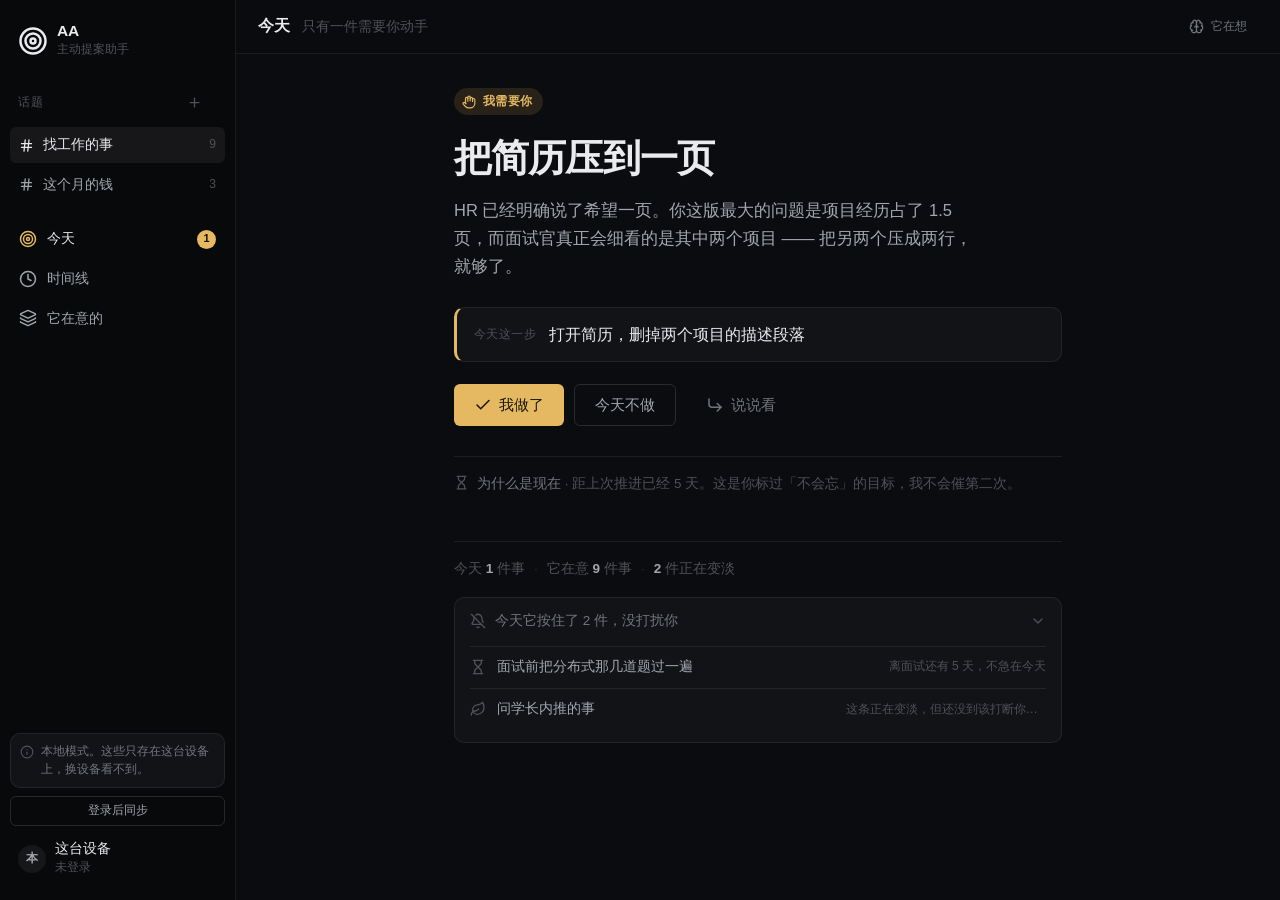
<file: docs/design/AA-重做原型-单文件.html>
<!doctype html>
<html lang="zh-CN">
<head>
<meta charset="utf-8">
<meta name="viewport" content="width=device-width, initial-scale=1, viewport-fit=cover">
<title>AA · 重做原型</title>
<style>
/* 内联自 open-props.min.css + aa.css */
:where(html){--font-system-ui:system-ui,-apple-system,Segoe UI,Roboto,Ubuntu,Cantarell,Noto Sans,sans-serif;--font-transitional:Charter,Bitstream Charter,Sitka Text,Cambria,serif;--font-old-style:Iowan Old Style,Palatino Linotype,URW Palladio L,P052,serif;--font-humanist:Seravek,Gill Sans Nova,Ubuntu,Calibri,DejaVu Sans,source-sans-pro,sans-serif;--font-geometric-humanist:Avenir,Montserrat,Corbel,URW Gothic,source-sans-pro,sans-serif;--font-classical-humanist:Optima,Candara,Noto Sans,source-sans-pro,sans-serif;--font-neo-grotesque:Inter,Roboto,Helvetica Neue,Arial Nova,Nimbus Sans,Arial,sans-serif;--font-monospace-slab-serif:Nimbus Mono PS,Courier New,monospace;--font-monospace-code:Dank Mono,Operator Mono,Inconsolata,Fira Mono,ui-monospace,SF Mono,Monaco,Droid Sans Mono,Source Code Pro,Cascadia Code,Menlo,Consolas,DejaVu Sans Mono,monospace;--font-industrial:Bahnschrift,DIN Alternate,Franklin Gothic Medium,Nimbus Sans Narrow,sans-serif-condensed,sans-serif;--font-rounded-sans:ui-rounded,Hiragino Maru Gothic ProN,Quicksand,Comfortaa,Manjari,Arial Rounded MT,Arial Rounded MT Bold,Calibri,source-sans-pro,sans-serif;--font-slab-serif:Rockwell,Rockwell Nova,Roboto Slab,DejaVu Serif,Sitka Small,serif;--font-antique:Superclarendon,Bookman Old Style,URW Bookman,URW Bookman L,Georgia Pro,Georgia,serif;--font-didone:Didot,Bodoni MT,Noto Serif Display,URW Palladio L,P052,Sylfaen,serif;--font-handwritten:Segoe Print,Bradley Hand,Chilanka,TSCu_Comic,casual,cursive;--font-sans:var(--font-system-ui);--font-serif:ui-serif,serif;--font-mono:var(--font-monospace-code);--font-weight-1:100;--font-weight-2:200;--font-weight-3:300;--font-weight-4:400;--font-weight-5:500;--font-weight-6:600;--font-weight-7:700;--font-weight-8:800;--font-weight-9:900;--font-lineheight-00:.95;--font-lineheight-0:1.1;--font-lineheight-1:1.25;--font-lineheight-2:1.375;--font-lineheight-3:1.5;--font-lineheight-4:1.75;--font-lineheight-5:2;--font-letterspacing-0:-.05em;--font-letterspacing-1:.025em;--font-letterspacing-2:.050em;--font-letterspacing-3:.075em;--font-letterspacing-4:.150em;--font-letterspacing-5:.500em;--font-letterspacing-6:.750em;--font-letterspacing-7:1em;--font-size-00:.5rem;--font-size-0:.75rem;--font-size-1:1rem;--font-size-2:1.1rem;--font-size-3:1.25rem;--font-size-4:1.5rem;--font-size-5:2rem;--font-size-6:2.5rem;--font-size-7:3rem;--font-size-8:3.5rem;--font-size-fluid-0:max(.75rem,min(2vw,1rem));--font-size-fluid-1:max(1rem,min(4vw,1.5rem));--font-size-fluid-2:max(1.5rem,min(6vw,2.5rem));--font-size-fluid-3:max(2rem,min(9vw,3.5rem));--size-000:-.5rem;--size-00:-.25rem;--size-1:.25rem;--size-2:.5rem;--size-3:1rem;--size-4:1.25rem;--size-5:1.5rem;--size-6:1.75rem;--size-7:2rem;--size-8:3rem;--size-9:4rem;--size-10:5rem;--size-11:7.5rem;--size-12:10rem;--size-13:15rem;--size-14:20rem;--size-15:30rem;--size-px-000:-8px;--size-px-00:-4px;--size-px-1:4px;--size-px-2:8px;--size-px-3:16px;--size-px-4:20px;--size-px-5:24px;--size-px-6:28px;--size-px-7:32px;--size-px-8:48px;--size-px-9:64px;--size-px-10:80px;--size-px-11:120px;--size-px-12:160px;--size-px-13:240px;--size-px-14:320px;--size-px-15:480px;--size-fluid-1:max(.5rem,min(1vw,1rem));--size-fluid-2:max(1rem,min(2vw,1.5rem));--size-fluid-3:max(1.5rem,min(3vw,2rem));--size-fluid-4:max(2rem,min(4vw,3rem));--size-fluid-5:max(4rem,min(5vw,5rem));--size-fluid-6:max(5rem,min(7vw,7.5rem));--size-fluid-7:max(7.5rem,min(10vw,10rem));--size-fluid-8:max(10rem,min(20vw,15rem));--size-fluid-9:max(15rem,min(30vw,20rem));--size-fluid-10:max(20rem,min(40vw,30rem));--size-content-1:20ch;--size-content-2:45ch;--size-content-3:60ch;--size-header-1:20ch;--size-header-2:25ch;--size-header-3:35ch;--size-xxs:240px;--size-xs:360px;--size-sm:480px;--size-md:768px;--size-lg:1024px;--size-xl:1440px;--size-xxl:1920px;--size-relative-000:-.5ch;--size-relative-00:-.25ch;--size-relative-1:.25ch;--size-relative-2:.5ch;--size-relative-3:1ch;--size-relative-4:1.25ch;--size-relative-5:1.5ch;--size-relative-6:1.75ch;--size-relative-7:2ch;--size-relative-8:3ch;--size-relative-9:4ch;--size-relative-10:5ch;--size-relative-11:7.5ch;--size-relative-12:10ch;--size-relative-13:15ch;--size-relative-14:20ch;--size-relative-15:30ch;--ease-1:cubic-bezier(.25,0,.5,1);--ease-2:cubic-bezier(.25,0,.4,1);--ease-3:cubic-bezier(.25,0,.3,1);--ease-4:cubic-bezier(.25,0,.2,1);--ease-5:cubic-bezier(.25,0,.1,1);--ease-in-1:cubic-bezier(.25,0,1,1);--ease-in-2:cubic-bezier(.50,0,1,1);--ease-in-3:cubic-bezier(.70,0,1,1);--ease-in-4:cubic-bezier(.90,0,1,1);--ease-in-5:cubic-bezier(1,0,1,1);--ease-out-1:cubic-bezier(0,0,.75,1);--ease-out-2:cubic-bezier(0,0,.50,1);--ease-out-3:cubic-bezier(0,0,.3,1);--ease-out-4:cubic-bezier(0,0,.1,1);--ease-out-5:cubic-bezier(0,0,0,1);--ease-in-out-1:cubic-bezier(.1,0,.9,1);--ease-in-out-2:cubic-bezier(.3,0,.7,1);--ease-in-out-3:cubic-bezier(.5,0,.5,1);--ease-in-out-4:cubic-bezier(.7,0,.3,1);--ease-in-out-5:cubic-bezier(.9,0,.1,1);--ease-elastic-out-1:cubic-bezier(.5,.75,.75,1.25);--ease-elastic-out-2:cubic-bezier(.5,1,.75,1.25);--ease-elastic-out-3:cubic-bezier(.5,1.25,.75,1.25);--ease-elastic-out-4:cubic-bezier(.5,1.5,.75,1.25);--ease-elastic-out-5:cubic-bezier(.5,1.75,.75,1.25);--ease-elastic-in-1:cubic-bezier(.5,-0.25,.75,1);--ease-elastic-in-2:cubic-bezier(.5,-0.50,.75,1);--ease-elastic-in-3:cubic-bezier(.5,-0.75,.75,1);--ease-elastic-in-4:cubic-bezier(.5,-1.00,.75,1);--ease-elastic-in-5:cubic-bezier(.5,-1.25,.75,1);--ease-elastic-in-out-1:cubic-bezier(.5,-.1,.1,1.5);--ease-elastic-in-out-2:cubic-bezier(.5,-.3,.1,1.5);--ease-elastic-in-out-3:cubic-bezier(.5,-.5,.1,1.5);--ease-elastic-in-out-4:cubic-bezier(.5,-.7,.1,1.5);--ease-elastic-in-out-5:cubic-bezier(.5,-.9,.1,1.5);--ease-step-1:steps(2);--ease-step-2:steps(3);--ease-step-3:steps(4);--ease-step-4:steps(7);--ease-step-5:steps(10);--ease-elastic-1:var(--ease-elastic-out-1);--ease-elastic-2:var(--ease-elastic-out-2);--ease-elastic-3:var(--ease-elastic-out-3);--ease-elastic-4:var(--ease-elastic-out-4);--ease-elastic-5:var(--ease-elastic-out-5);--ease-squish-1:var(--ease-elastic-in-out-1);--ease-squish-2:var(--ease-elastic-in-out-2);--ease-squish-3:var(--ease-elastic-in-out-3);--ease-squish-4:var(--ease-elastic-in-out-4);--ease-squish-5:var(--ease-elastic-in-out-5);--ease-spring-1:linear(0,0.006,0.025 2.8%,0.101 6.1%,0.539 18.9%,0.721 25.3%,0.849 31.5%,0.937 38.1%,0.968 41.8%,0.991 45.7%,1.006 50.1%,1.015 55%,1.017 63.9%,1.001);--ease-spring-2:linear(0,0.007,0.029 2.2%,0.118 4.7%,0.625 14.4%,0.826 19%,0.902,0.962,1.008 26.1%,1.041 28.7%,1.064 32.1%,1.07 36%,1.061 40.5%,1.015 53.4%,0.999 61.6%,0.995 71.2%,1);--ease-spring-3:linear(0,0.009,0.035 2.1%,0.141 4.4%,0.723 12.9%,0.938 16.7%,1.017,1.077,1.121,1.149 24.3%,1.159,1.163,1.161,1.154 29.9%,1.129 32.8%,1.051 39.6%,1.017 43.1%,0.991,0.977 51%,0.974 53.8%,0.975 57.1%,0.997 69.8%,1.003 76.9%,1);--ease-spring-4:linear(0,0.009,0.037 1.7%,0.153 3.6%,0.776 10.3%,1.001,1.142 16%,1.185,1.209 19%,1.215 19.9% 20.8%,1.199,1.165 25%,1.056 30.3%,1.008 33%,0.973,0.955 39.2%,0.953 41.1%,0.957 43.3%,0.998 53.3%,1.009 59.1% 63.7%,0.998 78.9%,1);--ease-spring-5:linear(0,0.01,0.04 1.6%,0.161 3.3%,0.816 9.4%,1.046,1.189 14.4%,1.231,1.254 17%,1.259,1.257 18.6%,1.236,1.194 22.3%,1.057 27%,0.999 29.4%,0.955 32.1%,0.942,0.935 34.9%,0.933,0.939 38.4%,1 47.3%,1.011,1.017 52.6%,1.016 56.4%,1 65.2%,0.996 70.2%,1.001 87.2%,1);--ease-bounce-1:linear(0,0.004,0.016,0.035,0.063,0.098,0.141,0.191,0.25,0.316,0.391 36.8%,0.563,0.766,1 58.8%,0.946,0.908 69.1%,0.895,0.885,0.879,0.878,0.879,0.885,0.895,0.908 89.7%,0.946,1);--ease-bounce-2:linear(0,0.004,0.016,0.035,0.063,0.098,0.141 15.1%,0.25,0.391,0.562,0.765,1,0.892 45.2%,0.849,0.815,0.788,0.769,0.757,0.753,0.757,0.769,0.788,0.815,0.85,0.892 75.2%,1 80.2%,0.973,0.954,0.943,0.939,0.943,0.954,0.973,1);--ease-bounce-3:linear(0,0.004,0.016,0.035,0.062,0.098,0.141 11.4%,0.25,0.39,0.562,0.764,1 30.3%,0.847 34.8%,0.787,0.737,0.699,0.672,0.655,0.65,0.656,0.672,0.699,0.738,0.787,0.847 61.7%,1 66.2%,0.946,0.908,0.885 74.2%,0.879,0.878,0.879,0.885 79.5%,0.908,0.946,1 87.4%,0.981,0.968,0.96,0.957,0.96,0.968,0.981,1);--ease-bounce-4:linear(0,0.004,0.016 3%,0.062,0.141,0.25,0.391,0.562 18.2%,1 24.3%,0.81,0.676 32.3%,0.629,0.595,0.575,0.568,0.575,0.595,0.629,0.676 48.2%,0.811,1 56.2%,0.918,0.86,0.825,0.814,0.825,0.86,0.918,1 77.2%,0.94 80.6%,0.925,0.92,0.925,0.94 87.5%,1 90.9%,0.974,0.965,0.974,1);--ease-bounce-5:linear(0,0.004,0.016 2.5%,0.063,0.141,0.25 10.1%,0.562,1 20.2%,0.783,0.627,0.534 30.9%,0.511,0.503,0.511,0.534 38%,0.627,0.782,1 48.7%,0.892,0.815,0.769 56.3%,0.757,0.753,0.757,0.769 61.3%,0.815,0.892,1 68.8%,0.908 72.4%,0.885,0.878,0.885,0.908 79.4%,1 83%,0.954 85.5%,0.943,0.939,0.943,0.954 90.5%,1 93%,0.977,0.97,0.977,1);--layer-1:1;--layer-2:2;--layer-3:3;--layer-4:4;--layer-5:5;--layer-important:2147483647;--shadow-color:220 3% 15%;--shadow-strength:1%;--inner-shadow-highlight:inset 0 -.5px 0 0 #fff,inset 0 .5px 0 0 rgba(0,0,0,.067);--shadow-1:0 1px 2px -1px hsl(var(--shadow-color)/calc(var(--shadow-strength) + 9%));--shadow-2:0 3px 5px -2px hsl(var(--shadow-color)/calc(var(--shadow-strength) + 3%)),0 7px 14px -5px hsl(var(--shadow-color)/calc(var(--shadow-strength) + 5%));--shadow-3:0 -1px 3px 0 hsl(var(--shadow-color)/calc(var(--shadow-strength) + 2%)),0 1px 2px -5px hsl(var(--shadow-color)/calc(var(--shadow-strength) + 2%)),0 2px 5px -5px hsl(var(--shadow-color)/calc(var(--shadow-strength) + 4%)),0 4px 12px -5px hsl(var(--shadow-color)/calc(var(--shadow-strength) + 5%)),0 12px 15px -5px hsl(var(--shadow-color)/calc(var(--shadow-strength) + 7%));--shadow-4:0 -2px 5px 0 hsl(var(--shadow-color)/calc(var(--shadow-strength) + 2%)),0 1px 1px -2px hsl(var(--shadow-color)/calc(var(--shadow-strength) + 3%)),0 2px 2px -2px hsl(var(--shadow-color)/calc(var(--shadow-strength) + 3%)),0 5px 5px -2px hsl(var(--shadow-color)/calc(var(--shadow-strength) + 4%)),0 9px 9px -2px hsl(var(--shadow-color)/calc(var(--shadow-strength) + 5%)),0 16px 16px -2px hsl(var(--shadow-color)/calc(var(--shadow-strength) + 6%));--shadow-5:0 -1px 2px 0 hsl(var(--shadow-color)/calc(var(--shadow-strength) + 2%)),0 2px 1px -2px hsl(var(--shadow-color)/calc(var(--shadow-strength) + 3%)),0 5px 5px -2px hsl(var(--shadow-color)/calc(var(--shadow-strength) + 3%)),0 10px 10px -2px hsl(var(--shadow-color)/calc(var(--shadow-strength) + 4%)),0 20px 20px -2px hsl(var(--shadow-color)/calc(var(--shadow-strength) + 5%)),0 40px 40px -2px hsl(var(--shadow-color)/calc(var(--shadow-strength) + 7%));--shadow-6:0 -1px 2px 0 hsl(var(--shadow-color)/calc(var(--shadow-strength) + 2%)),0 3px 2px -2px hsl(var(--shadow-color)/calc(var(--shadow-strength) + 3%)),0 7px 5px -2px hsl(var(--shadow-color)/calc(var(--shadow-strength) + 3%)),0 12px 10px -2px hsl(var(--shadow-color)/calc(var(--shadow-strength) + 4%)),0 22px 18px -2px hsl(var(--shadow-color)/calc(var(--shadow-strength) + 5%)),0 41px 33px -2px hsl(var(--shadow-color)/calc(var(--shadow-strength) + 6%)),0 100px 80px -2px hsl(var(--shadow-color)/calc(var(--shadow-strength) + 7%));--inner-shadow-0:inset 0 0 0 1px hsl(var(--shadow-color)/calc(var(--shadow-strength) + 9%));--inner-shadow-1:inset 0 1px 2px 0 hsl(var(--shadow-color)/calc(var(--shadow-strength) + 9%)),var(--inner-shadow-highlight);--inner-shadow-2:inset 0 1px 4px 0 hsl(var(--shadow-color)/calc(var(--shadow-strength) + 9%)),var(--inner-shadow-highlight);--inner-shadow-3:inset 0 2px 8px 0 hsl(var(--shadow-color)/calc(var(--shadow-strength) + 9%)),var(--inner-shadow-highlight);--inner-shadow-4:inset 0 2px 14px 0 hsl(var(--shadow-color)/calc(var(--shadow-strength) + 9%)),var(--inner-shadow-highlight);--ratio-square:1;--ratio-landscape:4/3;--ratio-portrait:3/4;--ratio-widescreen:16/9;--ratio-ultrawide:18/5;--ratio-golden:1.6180/1;--gray-0:#f8f9fa;--gray-1:#f1f3f5;--gray-2:#e9ecef;--gray-3:#dee2e6;--gray-4:#ced4da;--gray-5:#adb5bd;--gray-6:#868e96;--gray-7:#495057;--gray-8:#343a40;--gray-9:#212529;--gray-10:#16191d;--gray-11:#0d0f12;--gray-12:#030507;--stone-0:#f8fafb;--stone-1:#f2f4f6;--stone-2:#ebedef;--stone-3:#e0e4e5;--stone-4:#d1d6d8;--stone-5:#b1b6b9;--stone-6:#979b9d;--stone-7:#7e8282;--stone-8:#666968;--stone-9:#50514f;--stone-10:#3a3a37;--stone-11:#252521;--stone-12:#121210;--red-0:#fff5f5;--red-1:#ffe3e3;--red-2:#ffc9c9;--red-3:#ffa8a8;--red-4:#ff8787;--red-5:#ff6b6b;--red-6:#fa5252;--red-7:#f03e3e;--red-8:#e03131;--red-9:#c92a2a;--red-10:#b02525;--red-11:#962020;--red-12:#7d1a1a;--pink-0:#fff0f6;--pink-1:#ffdeeb;--pink-2:#fcc2d7;--pink-3:#faa2c1;--pink-4:#f783ac;--pink-5:#f06595;--pink-6:#e64980;--pink-7:#d6336c;--pink-8:#c2255c;--pink-9:#a61e4d;--pink-10:#8c1941;--pink-11:#731536;--pink-12:#59102a;--purple-0:#f8f0fc;--purple-1:#f3d9fa;--purple-2:#eebefa;--purple-3:#e599f7;--purple-4:#da77f2;--purple-5:#cc5de8;--purple-6:#be4bdb;--purple-7:#ae3ec9;--purple-8:#9c36b5;--purple-9:#862e9c;--purple-10:#702682;--purple-11:#5a1e69;--purple-12:#44174f;--violet-0:#f3f0ff;--violet-1:#e5dbff;--violet-2:#d0bfff;--violet-3:#b197fc;--violet-4:#9775fa;--violet-5:#845ef7;--violet-6:#7950f2;--violet-7:#7048e8;--violet-8:#6741d9;--violet-9:#5f3dc4;--violet-10:#5235ab;--violet-11:#462d91;--violet-12:#3a2578;--indigo-0:#edf2ff;--indigo-1:#dbe4ff;--indigo-2:#bac8ff;--indigo-3:#91a7ff;--indigo-4:#748ffc;--indigo-5:#5c7cfa;--indigo-6:#4c6ef5;--indigo-7:#4263eb;--indigo-8:#3b5bdb;--indigo-9:#364fc7;--indigo-10:#2f44ad;--indigo-11:#283a94;--indigo-12:#21307a;--blue-0:#e7f5ff;--blue-1:#d0ebff;--blue-2:#a5d8ff;--blue-3:#74c0fc;--blue-4:#4dabf7;--blue-5:#339af0;--blue-6:#228be6;--blue-7:#1c7ed6;--blue-8:#1971c2;--blue-9:#1864ab;--blue-10:#145591;--blue-11:#114678;--blue-12:#0d375e;--cyan-0:#e3fafc;--cyan-1:#c5f6fa;--cyan-2:#99e9f2;--cyan-3:#66d9e8;--cyan-4:#3bc9db;--cyan-5:#22b8cf;--cyan-6:#15aabf;--cyan-7:#1098ad;--cyan-8:#0c8599;--cyan-9:#0b7285;--cyan-10:#095c6b;--cyan-11:#074652;--cyan-12:#053038;--teal-0:#e6fcf5;--teal-1:#c3fae8;--teal-2:#96f2d7;--teal-3:#63e6be;--teal-4:#38d9a9;--teal-5:#20c997;--teal-6:#12b886;--teal-7:#0ca678;--teal-8:#099268;--teal-9:#087f5b;--teal-10:#066649;--teal-11:#054d37;--teal-12:#033325;--green-0:#ebfbee;--green-1:#d3f9d8;--green-2:#b2f2bb;--green-3:#8ce99a;--green-4:#69db7c;--green-5:#51cf66;--green-6:#40c057;--green-7:#37b24d;--green-8:#2f9e44;--green-9:#2b8a3e;--green-10:#237032;--green-11:#1b5727;--green-12:#133d1b;--lime-0:#f4fce3;--lime-1:#e9fac8;--lime-2:#d8f5a2;--lime-3:#c0eb75;--lime-4:#a9e34b;--lime-5:#94d82d;--lime-6:#82c91e;--lime-7:#74b816;--lime-8:#66a80f;--lime-9:#5c940d;--lime-10:#4c7a0b;--lime-11:#3c6109;--lime-12:#2c4706;--yellow-0:#fff9db;--yellow-1:#fff3bf;--yellow-2:#ffec99;--yellow-3:#ffe066;--yellow-4:#ffd43b;--yellow-5:#fcc419;--yellow-6:#fab005;--yellow-7:#f59f00;--yellow-8:#f08c00;--yellow-9:#e67700;--yellow-10:#b35c00;--yellow-11:#804200;--yellow-12:#663500;--orange-0:#fff4e6;--orange-1:#ffe8cc;--orange-2:#ffd8a8;--orange-3:#ffc078;--orange-4:#ffa94d;--orange-5:#ff922b;--orange-6:#fd7e14;--orange-7:#f76707;--orange-8:#e8590c;--orange-9:#d9480f;--orange-10:#bf400d;--orange-11:#99330b;--orange-12:#802b09;--choco-0:#fff8dc;--choco-1:#fce1bc;--choco-2:#f7ca9e;--choco-3:#f1b280;--choco-4:#e99b62;--choco-5:#df8545;--choco-6:#d46e25;--choco-7:#bd5f1b;--choco-8:#a45117;--choco-9:#8a4513;--choco-10:#703a13;--choco-11:#572f12;--choco-12:#3d210d;--brown-0:#faf4eb;--brown-1:#ede0d1;--brown-2:#e0cab7;--brown-3:#d3b79e;--brown-4:#c5a285;--brown-5:#b78f6d;--brown-6:#a87c56;--brown-7:#956b47;--brown-8:#825b3a;--brown-9:#6f4b2d;--brown-10:#5e3a21;--brown-11:#4e2b15;--brown-12:#422412;--sand-0:#f8fafb;--sand-1:#e6e4dc;--sand-2:#d5cfbd;--sand-3:#c2b9a0;--sand-4:#aea58c;--sand-5:#9a9178;--sand-6:#867c65;--sand-7:#736a53;--sand-8:#5f5746;--sand-9:#4b4639;--sand-10:#38352d;--sand-11:#252521;--sand-12:#121210;--camo-0:#f9fbe7;--camo-1:#e8ed9c;--camo-2:#d2df4e;--camo-3:#c2ce34;--camo-4:#b5bb2e;--camo-5:#a7a827;--camo-6:#999621;--camo-7:#8c851c;--camo-8:#7e7416;--camo-9:#6d6414;--camo-10:#5d5411;--camo-11:#4d460e;--camo-12:#36300a;--jungle-0:#ecfeb0;--jungle-1:#def39a;--jungle-2:#d0e884;--jungle-3:#c2dd6e;--jungle-4:#b5d15b;--jungle-5:#a8c648;--jungle-6:#9bbb36;--jungle-7:#8fb024;--jungle-8:#84a513;--jungle-9:#7a9908;--jungle-10:#658006;--jungle-11:#516605;--jungle-12:#3d4d04;--gradient-space: ;--gradient-1:linear-gradient(to bottom right var(--gradient-space),#1f005c,#5b0060,#870160,#ac255e,#ca485c,#e16b5c,#f39060,#ffb56b);--gradient-2:linear-gradient(to bottom right var(--gradient-space),#48005c,#8300e2,#a269ff);--gradient-3:radial-gradient(circle at top right var(--gradient-space),#0ff,rgba(0,255,255,0)),radial-gradient(circle at bottom left var(--gradient-space),#ff1492,rgba(255,20,146,0));--gradient-4:linear-gradient(to bottom right var(--gradient-space),#00f5a0,#00d9f5);--gradient-5:conic-gradient(from -270deg at 75% 110% var(--gradient-space),#f0f,#fffaf0);--gradient-6:conic-gradient(from -90deg at top left var(--gradient-space),#000,#fff);--gradient-7:linear-gradient(to bottom right var(--gradient-space),#72c6ef,#004e8f);--gradient-8:conic-gradient(from 90deg at 50% 0% var(--gradient-space),#111,50%,#222,#111);--gradient-9:conic-gradient(from .5turn at bottom center var(--gradient-space),#add8e6,#fff);--gradient-10:conic-gradient(from 90deg at 40% -25% var(--gradient-space),gold,#f79d03,#ee6907,#e6390a,#de0d0d,#d61039,#cf1261,#c71585,#cf1261,#d61039,#de0d0d,#ee6907,#f79d03,gold,gold,gold);--gradient-11:conic-gradient(at bottom left var(--gradient-space),#ff1493,cyan);--gradient-12:conic-gradient(from 90deg at 25% -10% var(--gradient-space),#ff4500,#d3f340,#7bee85,#afeeee,#7bee85);--gradient-13:radial-gradient(circle at 50% 200% var(--gradient-space),#000142,#3b0083,#b300c3,#ff059f,#ff4661,#ffad86,#fff3c7);--gradient-14:conic-gradient(at top right var(--gradient-space),lime,cyan);--gradient-15:linear-gradient(to bottom right var(--gradient-space),#c7d2fe,#fecaca,#fef3c7);--gradient-16:radial-gradient(circle at 50% -250% var(--gradient-space),#374151,#111827,#000);--gradient-17:conic-gradient(from -90deg at 50% -25% var(--gradient-space),blue,#8a2be2);--gradient-18:linear-gradient(0deg var(--gradient-space),rgba(255,0,0,.8),rgba(255,0,0,0) 75%),linear-gradient(60deg var(--gradient-space),rgba(255,255,0,.8),rgba(255,255,0,0) 75%),linear-gradient(120deg var(--gradient-space),rgba(0,255,0,.8),rgba(0,255,0,0) 75%),linear-gradient(180deg var(--gradient-space),rgba(0,255,255,.8),rgba(0,255,255,0) 75%),linear-gradient(240deg var(--gradient-space),rgba(0,0,255,.8),rgba(0,0,255,0) 75%),linear-gradient(300deg var(--gradient-space),rgba(255,0,255,.8),rgba(255,0,255,0) 75%);--gradient-19:linear-gradient(to bottom right var(--gradient-space),#ffe259,#ffa751);--gradient-20:conic-gradient(from -135deg at -10% center var(--gradient-space),orange,#ff7715,#ff522a,#ff3f47,#ff5482,#ff69b4);--gradient-21:conic-gradient(from -90deg at 25% 115% var(--gradient-space),red,#f06,#f0c,#c0f,#60f,#00f,#00f,#00f,#00f);--gradient-22:linear-gradient(to bottom right var(--gradient-space),#acb6e5,#86fde8);--gradient-23:linear-gradient(to bottom right var(--gradient-space),#536976,#292e49);--gradient-24:conic-gradient(from .5turn at 0% 0% var(--gradient-space),#00c476,10%,#82b0ff,90%,#00c476);--gradient-25:conic-gradient(at 125% 50% var(--gradient-space),#b78cf7,#ff7c94,#ffcf0d,#ff7c94,#b78cf7);--gradient-26:linear-gradient(to bottom right var(--gradient-space),#9796f0,#fbc7d4);--gradient-27:conic-gradient(from .5turn at bottom left var(--gradient-space),#ff1493,#639);--gradient-28:conic-gradient(from -90deg at 50% 105% var(--gradient-space),#fff,orchid);--gradient-29:radial-gradient(circle at top right var(--gradient-space),#bfb3ff,rgba(191,179,255,0)),radial-gradient(circle at bottom left var(--gradient-space),#86acf9,rgba(134,172,249,0));--gradient-30:radial-gradient(circle at top right var(--gradient-space),#00ff80,rgba(0,255,128,0)),radial-gradient(circle at bottom left var(--gradient-space),#adffd6,rgba(173,255,214,0));--noise-1:url("data:image/svg+xml;charset=utf-8,%3Csvg viewBox='0 0 200 200' xmlns='http://www.w3.org/2000/svg'%3E%3Cfilter id='a'%3E%3CfeTurbulence type='fractalNoise' baseFrequency='.005' numOctaves='2' stitchTiles='stitch'/%3E%3C/filter%3E%3Crect width='100%25' height='100%25' filter='url(%23a)'/%3E%3C/svg%3E");--noise-2:url("data:image/svg+xml;charset=utf-8,%3Csvg viewBox='0 0 300 300' xmlns='http://www.w3.org/2000/svg'%3E%3Cfilter id='a'%3E%3CfeTurbulence type='fractalNoise' baseFrequency='.05' stitchTiles='stitch'/%3E%3C/filter%3E%3Crect width='100%25' height='100%25' filter='url(%23a)'/%3E%3C/svg%3E");--noise-3:url("data:image/svg+xml;charset=utf-8,%3Csvg viewBox='0 0 1024 1024' xmlns='http://www.w3.org/2000/svg'%3E%3Cfilter id='a'%3E%3CfeTurbulence type='fractalNoise' baseFrequency='.25' stitchTiles='stitch'/%3E%3C/filter%3E%3Crect width='100%25' height='100%25' filter='url(%23a)'/%3E%3C/svg%3E");--noise-4:url("data:image/svg+xml;charset=utf-8,%3Csvg viewBox='0 0 2056 2056' xmlns='http://www.w3.org/2000/svg'%3E%3Cfilter id='a'%3E%3CfeTurbulence type='fractalNoise' baseFrequency='.5' stitchTiles='stitch'/%3E%3C/filter%3E%3Crect width='100%25' height='100%25' filter='url(%23a)'/%3E%3C/svg%3E");--noise-5:url("data:image/svg+xml;charset=utf-8,%3Csvg viewBox='0 0 2056 2056' xmlns='http://www.w3.org/2000/svg'%3E%3Cfilter id='a'%3E%3CfeTurbulence type='fractalNoise' baseFrequency='.75' stitchTiles='stitch'/%3E%3C/filter%3E%3Crect width='100%25' height='100%25' filter='url(%23a)'/%3E%3C/svg%3E");--noise-filter-1:contrast(300%) brightness(100%);--noise-filter-2:contrast(200%) brightness(150%);--noise-filter-3:contrast(200%) brightness(250%);--noise-filter-4:contrast(200%) brightness(500%);--noise-filter-5:contrast(200%) brightness(1000%);--animation-fade-in:fade-in .5s var(--ease-3);--animation-fade-in-bloom:fade-in-bloom 2s var(--ease-3);--animation-fade-out:fade-out .5s var(--ease-3);--animation-fade-out-bloom:fade-out-bloom 2s var(--ease-3);--animation-scale-up:scale-up .5s var(--ease-3);--animation-scale-down:scale-down .5s var(--ease-3);--animation-slide-out-up:slide-out-up .5s var(--ease-3);--animation-slide-out-down:slide-out-down .5s var(--ease-3);--animation-slide-out-right:slide-out-right .5s var(--ease-3);--animation-slide-out-left:slide-out-left .5s var(--ease-3);--animation-slide-in-up:slide-in-up .5s var(--ease-3);--animation-slide-in-down:slide-in-down .5s var(--ease-3);--animation-slide-in-right:slide-in-right .5s var(--ease-3);--animation-slide-in-left:slide-in-left .5s var(--ease-3);--animation-shake-x:shake-x .75s var(--ease-out-5);--animation-shake-y:shake-y .75s var(--ease-out-5);--animation-shake-z:shake-z 1s var(--ease-in-out-3);--animation-spin:spin 2s linear infinite;--animation-ping:ping 5s var(--ease-out-3) infinite;--animation-blink:blink 1s var(--ease-out-3) infinite;--animation-float:float 3s var(--ease-in-out-3) infinite;--animation-bounce:bounce 2s var(--ease-squish-2) infinite;--animation-pulse:pulse 2s var(--ease-out-3) infinite;--border-size-1:1px;--border-size-2:2px;--border-size-3:5px;--border-size-4:10px;--border-size-5:25px;--radius-1:2px;--radius-2:5px;--radius-3:1rem;--radius-4:2rem;--radius-5:4rem;--radius-6:8rem;--radius-drawn-1:255px 15px 225px 15px/15px 225px 15px 255px;--radius-drawn-2:125px 10px 20px 185px/25px 205px 205px 25px;--radius-drawn-3:15px 255px 15px 225px/225px 15px 255px 15px;--radius-drawn-4:15px 25px 155px 25px/225px 150px 25px 115px;--radius-drawn-5:250px 25px 15px 20px/15px 80px 105px 115px;--radius-drawn-6:28px 100px 20px 15px/150px 30px 205px 225px;--radius-round:1e5px;--radius-blob-1:30% 70% 70% 30%/53% 30% 70% 47%;--radius-blob-2:53% 47% 34% 66%/63% 46% 54% 37%;--radius-blob-3:37% 63% 56% 44%/49% 56% 44% 51%;--radius-blob-4:63% 37% 37% 63%/43% 37% 63% 57%;--radius-blob-5:49% 51% 48% 52%/57% 44% 56% 43%;--radius-conditional-1:clamp(0px,calc(100vw - 100%) * 1e5,var(--radius-1));--radius-conditional-2:clamp(0px,calc(100vw - 100%) * 1e5,var(--radius-2));--radius-conditional-3:clamp(0px,calc(100vw - 100%) * 1e5,var(--radius-3));--radius-conditional-4:clamp(0px,calc(100vw - 100%) * 1e5,var(--radius-4));--radius-conditional-5:clamp(0px,calc(100vw - 100%) * 1e5,var(--radius-5));--radius-conditional-6:clamp(0px,calc(100vw - 100%) * 1e5,var(--radius-6))}@media (prefers-color-scheme:dark){:where(html){--shadow-color:220 40% 2%;--shadow-strength:25%;--inner-shadow-highlight:inset 0 -.5px 0 0 hsla(0,0%,100%,.067),inset 0 .5px 0 0 rgba(0,0,0,.467)}}@supports (background:linear-gradient(to right in oklab,#000,#fff)){:where(html){--gradient-space:in oklab}}@keyframes fade-in{to{opacity:1}}@keyframes fade-in-bloom{0%{filter:brightness(1) blur(20px);opacity:0}10%{filter:brightness(2) blur(10px);opacity:1}to{filter:brightness(1) blur(0);opacity:1}}@keyframes fade-out{to{opacity:0}}@keyframes fade-out-bloom{to{filter:brightness(1) blur(20px);opacity:0}10%{filter:brightness(2) blur(10px);opacity:1}0%{filter:brightness(1) blur(0);opacity:1}}@keyframes scale-up{to{transform:scale(1.25)}}@keyframes scale-down{to{transform:scale(.75)}}@keyframes slide-out-up{to{transform:translateY(-100%)}}@keyframes slide-out-down{to{transform:translateY(100%)}}@keyframes slide-out-right{to{transform:translateX(100%)}}@keyframes slide-out-left{to{transform:translateX(-100%)}}@keyframes slide-in-up{0%{transform:translateY(100%)}}@keyframes slide-in-down{0%{transform:translateY(-100%)}}@keyframes slide-in-right{0%{transform:translateX(-100%)}}@keyframes slide-in-left{0%{transform:translateX(100%)}}@keyframes shake-x{0%,to{transform:translateX(0)}20%{transform:translateX(-5%)}40%{transform:translateX(5%)}60%{transform:translateX(-5%)}80%{transform:translateX(5%)}}@keyframes shake-y{0%,to{transform:translateY(0)}20%{transform:translateY(-5%)}40%{transform:translateY(5%)}60%{transform:translateY(-5%)}80%{transform:translateY(5%)}}@keyframes shake-z{0%,to{transform:rotate(0deg)}20%{transform:rotate(-2deg)}40%{transform:rotate(2deg)}60%{transform:rotate(-2deg)}80%{transform:rotate(2deg)}}@keyframes spin{to{transform:rotate(1turn)}}@keyframes ping{90%,to{opacity:0;transform:scale(2)}}@keyframes blink{0%,to{opacity:1}50%{opacity:.5}}@keyframes float{50%{transform:translateY(-25%)}}@keyframes bounce{25%{transform:translateY(-20%)}40%{transform:translateY(-3%)}0%,60%,to{transform:translateY(0)}}@keyframes pulse{50%{transform:scale(.9)}}@media (prefers-color-scheme:dark){@keyframes fade-in-bloom{0%{filter:brightness(1) blur(20px);opacity:0}10%{filter:brightness(.5) blur(10px);opacity:1}to{filter:brightness(1) blur(0);opacity:1}}}@media (prefers-color-scheme:dark){@keyframes fade-out-bloom{to{filter:brightness(1) blur(20px);opacity:0}10%{filter:brightness(.5) blur(10px);opacity:1}0%{filter:brightness(1) blur(0);opacity:1}}}
/* ==========================================================================
   AA · 重做原型样式
   --------------------------------------------------------------------------
   组装说明（哪些是开源项目，哪些是自己画的）：

   来自 open-props@1.7.15（MIT，自托管 ../assets/open-props.min.css）
     · 尺寸尺度 --size-*            → 间距只允许取这里的值
     · 缓动 --ease-*                 → 所有 transition 用这四条里的一条
     · 阴影 --shadow-1/2/3           → 深度层次
     · 色彩 --gray-* / --sand-*      → 中性色与暖中性色阶（OKLCH 感知均匀）
   来自 lucide-static@0.544.0（ISC，../assets/icons.js）
     · 全部图标，用 <svg><use href="#i-name"> 引用
   来自 @formkit/auto-animate@0.9.0（MIT，../assets/auto-animate.min.js）
     · 列表增删动效，一行代码，自动尊重 prefers-reduced-motion

   自己画的（不可替代的部分）：
     · 语义色与"只给一件事用金色"的纪律
     · 三种消息类型的视觉区分（我查到了 / 我需要你 / 沉默）
     · 衰减的视觉表达（细线从实到虚）而不是打印数字
   ========================================================================== */

/* ── 语义令牌：薄薄一层，只映射语义，不重定义尺度 ───────────────────── */
:root {
  /* 表面：近黑偏冷，是"工具"不是"科技风" */
  --bg:          #0B0C0F;
  --bg-raise:    #121317;
  --bg-sink:     #08090B;
  --bg-hover:    rgba(255, 255, 255, .035);
  --bg-on:       rgba(255, 255, 255, .06);

  --line:        rgba(255, 255, 255, .07);
  --line-2:      rgba(255, 255, 255, .12);

  /* 文字：四档，阶差靠明度 + 字号一起拉 */
  --ink:         #E9EBEF;
  --ink-2:       #A2A6AE;
  --ink-3:       #71757D;
  --ink-4:       #4E5157;

  /* ── 纪律：金色只给「我需要你」。别处一律不许用。 ── */
  --gold:        #E5B961;
  --gold-ink:    #1A1408;          /* 金底上压深字，不压白字 */
  --gold-dim:    rgba(229, 185, 97, .13);
  --gold-line:   rgba(229, 185, 97, .30);

  /* ── 冷青只给「我查到了」：它自己搞定的，不需要你动手 ── */
  --aqua:        #6FC3B4;
  --aqua-ink:    #06211C;          /* 青底上压深字，和金色按钮同一套规矩 */
  --aqua-dim:    rgba(111, 195, 180, .12);
  --aqua-line:   rgba(111, 195, 180, .28);

  --alert:       #DE7A6E;
  --alert-dim:   rgba(222, 122, 110, .13);

  --danger:      #D8695E;

  /* 圆角：只三档 + 胶囊（与线上现版一致，这档是上次改对的） */
  --r-1: 6px;  --r-2: 10px;  --r-3: 14px;  --r-full: 999px;

  /* 字阶：阶差 ≥1.25。hero 只给「今天那一件事」的标题用。 */
  --t-hero: 38px;
  --t-h1:   25px;
  --t-h2:   19px;
  --t-h3:   15.5px;
  --t-body: 15px;
  --t-sm:   13.5px;
  --t-xs:   12px;

  --dur-fast: 130ms;
  --dur:      200ms;
  --dur-slow: 340ms;

  --measure: 58ch;
  --rail-w: 236px;
  --col-w: 660px;      /* 内容单栏宽度：读一件事的舒适宽度 */
}

* { box-sizing: border-box; }

html, body {
  height: 100%;
  margin: 0;
}
body {
  background: var(--bg);
  color: var(--ink);
  font: var(--t-body) / 1.6 -apple-system, "PingFang SC", "Helvetica Neue", "Microsoft YaHei", sans-serif;
  -webkit-font-smoothing: antialiased;
  text-rendering: optimizeLegibility;
  overflow: hidden;
}

/* 全局图标基类。
   尺寸令牌 --sz 存的是**无单位数字**，不是长度 —— 因为 CSS calc 里
   只能按数字做乘除，`/ 18px` 是非法表达式，整条 stroke-width 会被丢掉，
   线宽静默退回默认的 1（细得看不见）。所以尺寸写成 calc(--sz * 1px)。

   线宽换算：图标是 24 单位的视框，要拿到固定 1.5px 的视觉线宽，
   用户单位的线宽就得是 24/size*1.5 = 36/size。这样 14px 和 30px 的图标
   看起来一样粗，不会出现“大图标细线、小图标粗线”。 */
.ic {
  width: calc(var(--sz, 18) * 1px); height: calc(var(--sz, 18) * 1px);
  flex: none; display: block;
  stroke-width: calc(36 / var(--sz, 18));
}
.ic-sm { --sz: 15; }
.ic-lg { --sz: 22; }

button { font: inherit; color: inherit; background: none; border: 0; cursor: pointer; }

/* ══════════════════════════════ 外壳 ══════════════════════════════ */
.shell { display: grid; grid-template-columns: var(--rail-w) 1fr; height: 100%; }

/* ── 左栏 ─────────────────────────────────────────────────────────── */
.rail {
  display: flex; flex-direction: column;
  background: var(--bg-sink);
  border-right: 1px solid var(--line);
  padding: var(--size-3, 12px) 10px;
  gap: 4px;
}
.brand { display: flex; align-items: center; gap: 9px; padding: 6px 8px 14px; }
.brand-name { font-size: var(--t-h3); font-weight: 620; letter-spacing: -.01em; line-height: 1.1; }
.brand-sub { font-size: var(--t-xs); color: var(--ink-4); margin-top: 1px; }
.mark { --sz: 30; color: var(--ink); }

/* 话题：AA 不是聊天机器人，所以不叫"对话" */
.group-label {
  display: flex; align-items: center; justify-content: space-between;
  padding: 10px 8px 6px; font-size: var(--t-xs);
  color: var(--ink-4); letter-spacing: .06em;
}
.topic {
  display: flex; align-items: center; gap: 9px; width: 100%;
  padding: 7px 9px; border-radius: var(--r-1);
  font-size: var(--t-sm); color: var(--ink-2); text-align: left;
  transition: background var(--dur-fast) var(--ease-1, ease), color var(--dur-fast) var(--ease-1, ease);
}
.topic:hover { background: var(--bg-hover); color: var(--ink); }
.topic:active { background: var(--bg-on); }
.topic.is-on { background: var(--bg-on); color: var(--ink); font-weight: 500; }
.topic .cnt { margin-left: auto; font-size: var(--t-xs); color: var(--ink-4); font-variant-numeric: tabular-nums; }
.topic .jt { font-size: var(--t-xs); color: var(--ink-4); }

.nav { margin-top: 14px; display: flex; flex-direction: column; gap: 2px; }
.nav-item {
  display: flex; align-items: center; gap: 10px; width: 100%;
  padding: 8px 9px; border-radius: var(--r-1);
  font-size: var(--t-sm); color: var(--ink-2); text-align: left;
  transition: background var(--dur-fast) var(--ease-1), color var(--dur-fast) var(--ease-1);
}
.nav-item:hover { background: var(--bg-hover); color: var(--ink); }
.nav-item:active { background: var(--bg-on); }
.nav-item[aria-current="page"] { color: var(--ink); font-weight: 550; }
.nav-item[aria-current="page"] .ic { color: var(--gold); }
.nav-item .badge-n {
  margin-left: auto; min-width: 19px; height: 19px; padding: 0 5px;
  display: grid; place-items: center; border-radius: var(--r-full);
  background: var(--gold); color: var(--gold-ink);
  font-size: 11px; font-weight: 650; font-variant-numeric: tabular-nums;
}

.rail-foot { margin-top: auto; padding-top: 10px; display: flex; flex-direction: column; gap: 8px; }
.who { display: flex; align-items: center; gap: 9px; padding: 7px 8px; }
.who-av {
  width: 28px; height: 28px; border-radius: var(--r-full); flex: none;
  display: grid; place-items: center; background: var(--bg-on);
  color: var(--ink-2); font-size: var(--t-xs); font-weight: 600;
}
.who-t { font-size: var(--t-sm); line-height: 1.25; }
.who-s { font-size: var(--t-xs); color: var(--ink-4); }
.rail-note {
  display: flex; gap: 7px; align-items: flex-start;
  padding: 9px 9px; border-radius: var(--r-2);
  background: var(--bg-raise); border: 1px solid var(--line);
  font-size: var(--t-xs); color: var(--ink-3); line-height: 1.45;
}
.rail-note .ic { --sz: 14; margin-top: 2px; color: var(--ink-4); }

/* ── 主区 ─────────────────────────────────────────────────────────── */
.main { display: flex; flex-direction: column; min-width: 0; }

.bar {
  display: flex; align-items: center; gap: 12px;
  height: 54px; padding: 0 22px; flex: none;
  border-bottom: 1px solid var(--line);
  background: color-mix(in oklab, var(--bg) 88%, transparent);
  backdrop-filter: saturate(150%) blur(12px);
}
.bar h1 { font-size: var(--t-h3); font-weight: 600; margin: 0; letter-spacing: -.005em; }
.bar-sub { font-size: var(--t-sm); color: var(--ink-4); }
.bar-right { margin-left: auto; display: flex; align-items: center; gap: 8px; }

.scroll { flex: 1; overflow-y: auto; }
.col { max-width: var(--col-w); margin: 0 auto; padding: 34px 26px 90px; }

/* ══════════════════════════ 按钮 ══════════════════════════ */
.btn {
  display: inline-flex; align-items: center; justify-content: center; gap: 7px;
  height: 36px; padding: 0 15px; border-radius: var(--r-1);
  font-size: var(--t-sm); font-weight: 550; white-space: nowrap;
  transition: background var(--dur-fast) var(--ease-1),
              border-color var(--dur-fast) var(--ease-1),
              transform var(--dur-fast) var(--ease-1),
              color var(--dur-fast) var(--ease-1);
}
.btn:active { transform: translateY(.5px); }
.btn-gold { background: var(--gold); color: var(--gold-ink); }
.btn-gold:hover { background: #EFC877; }
.btn-gold:active { background: #D8AC55; }
.btn-quiet { border: 1px solid var(--line-2); color: var(--ink-2); }
.btn-quiet:hover { background: var(--bg-hover); color: var(--ink); border-color: rgba(255,255,255,.2); }
.btn-quiet:active { background: var(--bg-on); }
.btn-ghost { color: var(--ink-3); padding: 0 11px; }
.btn-ghost:hover { background: var(--bg-hover); color: var(--ink); }

/* 「我查到了」里的主按钮必须换青色。
   金色是「我需要你」的专属色，如果它自己查到的消息也用金按钮，
   两种消息就只能靠读文字区分了 —— 那这条配色纪律就白定了。 */
.one.is-found .btn-gold { background: var(--aqua); color: var(--aqua-ink); }
.one.is-found .btn-gold:hover { background: #85D2C4; }
.one.is-found .btn-gold:active { background: #5CAF9F; }
.btn-sm { height: 30px; padding: 0 11px; font-size: var(--t-xs); }
.btn-lg { height: 42px; padding: 0 20px; font-size: var(--t-body); }
.btn-icon { width: 30px; height: 30px; padding: 0; border-radius: var(--r-1); color: var(--ink-4); }
.btn-icon:hover { background: var(--bg-hover); color: var(--ink); }
.btn-icon.is-danger:hover { background: var(--alert-dim); color: var(--alert); }
:focus-visible { outline: 2px solid var(--gold-line); outline-offset: 2px; }

.act-row { display: flex; gap: 10px; align-items: center; }

/* ══════════════════ 「今天」＝ 一件事占满屏面 ══════════════════ */
.kind {
  display: inline-flex; align-items: center; gap: 7px;
  font-size: var(--t-xs); font-weight: 600; letter-spacing: .04em;
  padding: 4px 10px 4px 8px; border-radius: var(--r-full);
}
.kind .ic { --sz: 14; }
.kind-need { background: var(--gold-dim); color: var(--gold); }
.kind-found { background: var(--aqua-dim); color: var(--aqua); }

/* 入场：只动位移，绝不动透明度。
   动效是装饰，装饰不许决定"内容是否可见" —— 只给 transform 做动画，
   即使动画时钟没跑（离屏渲染、后台标签页、省电模式），内容也是可见的，
   最坏情况只是位置差 8px。 */
.one { animation: rise var(--dur-slow) var(--ease-out-3, cubic-bezier(.22,.61,.36,1)) both; }
@keyframes rise { from { transform: translateY(8px); } }

.one h2 {
  font-size: var(--t-hero); line-height: 1.16; font-weight: 620;
  letter-spacing: -.022em; margin: 20px 0 0;
}
.one .lede {
  font-size: 16.5px; line-height: 1.72; color: var(--ink-2);
  max-width: var(--measure); margin: 16px 0 0;
}

/* 「今天做的这一步」—— 产品里唯一需要被照做的东西，所以给它一个实体 */
.step {
  margin-top: 26px; padding: 15px 17px;
  border-radius: var(--r-2);
  background: var(--bg-raise);
  border: 1px solid var(--line);
  border-left: 3px solid var(--gold);
  display: flex; gap: 13px; align-items: flex-start;
}
.one.is-found .step { border-left-color: var(--aqua); }
.step-l { font-size: var(--t-xs); color: var(--ink-4); letter-spacing: .04em; flex: none; padding-top: 2px; }
.step-t { font-size: var(--t-h3); color: var(--ink); line-height: 1.5; }

.one .act-row { margin-top: 22px; }
.one .why {
  margin-top: 30px; padding-top: 16px; border-top: 1px solid var(--line);
  font-size: var(--t-sm); color: var(--ink-4); display: flex; gap: 8px; align-items: flex-start;
}
.one .why .ic { --sz: 15; margin-top: 2px; }
.one .why b { color: var(--ink-3); font-weight: 550; }

/* 底账：一行，不是四张统计卡 */
.ledger {
  margin-top: 46px; padding-top: 16px; border-top: 1px solid var(--line);
  display: flex; gap: 9px; align-items: center; flex-wrap: wrap;
  font-size: var(--t-sm); color: var(--ink-4);
}
.ledger b { color: var(--ink-2); font-weight: 600; font-variant-numeric: tabular-nums; }
.ledger .sep { color: var(--ink-4); opacity: .5; }

/* ── 沉默区：被静默压下的东西，收成一行，不占版面 ── */
.muted-strip {
  margin-top: 18px; border: 1px solid var(--line); border-radius: var(--r-2);
  background: var(--bg-raise); overflow: hidden;
}
.muted-head {
  display: flex; align-items: center; gap: 9px; width: 100%;
  padding: 12px 15px; font-size: var(--t-sm); color: var(--ink-3); text-align: left;
  transition: background var(--dur-fast) var(--ease-1);
}
.muted-head:hover { background: var(--bg-hover); }
.muted-head .ic { --sz: 16; color: var(--ink-4); }
.muted-head .chev { margin-left: auto; transition: transform var(--dur) var(--ease-1); }
.muted-strip[open] .chev { transform: rotate(180deg); }
.muted-body { padding: 2px 15px 13px; display: flex; flex-direction: column; gap: 2px; }

/* 沉默条目：没有卡片，只有一行，因为它本来就不该抢注意力 */
.mrow {
  display: grid; grid-template-columns: 16px 1fr auto; gap: 11px; align-items: center;
  padding: 9px 0; border-top: 1px solid var(--line);
}
.mrow .ic { --sz: 16; color: var(--ink-4); }
.mrow-t { font-size: var(--t-sm); color: var(--ink-2); }
.mrow-w { font-size: var(--t-xs); color: var(--ink-4); max-width: 30ch; overflow: hidden; text-overflow: ellipsis; white-space: nowrap; }

/* ══════════════════════════ 时间线 ══════════════════════════ */
.day { margin-top: 30px; }
.day:first-child { margin-top: 6px; }
.day-h {
  display: flex; align-items: baseline; gap: 10px;
  font-size: var(--t-xs); color: var(--ink-4); letter-spacing: .05em;
  padding-bottom: 10px;
}
.day-h .d { font-size: var(--t-sm); font-weight: 600; color: var(--ink-3); letter-spacing: 0; }

.tl { position: relative; padding-left: 26px; }
.tl::before {
  content: ""; position: absolute; left: 7px; top: 6px; bottom: 6px;
  width: 1px; background: var(--line);
}
.ev { position: relative; padding: 9px 0; }
.ev::before {
  content: ""; position: absolute; left: -23px; top: 17px;
  width: 7px; height: 7px; border-radius: var(--r-full);
  background: var(--bg); border: 1.5px solid var(--ink-4);
}
.ev.is-need::before  { border-color: var(--gold); background: var(--gold); }
.ev.is-found::before { border-color: var(--aqua); background: var(--aqua); }
.ev.is-done::before  { border-color: var(--ink-3); background: var(--ink-3); }
.ev-r { display: flex; align-items: center; gap: 9px; }
.ev-t { font-size: var(--t-h3); color: var(--ink); }
.ev-x { font-size: var(--t-sm); color: var(--ink-2); max-width: var(--measure); margin-top: 3px; }
.ev-m { font-size: var(--t-xs); color: var(--ink-4); margin-top: 5px; display: flex; gap: 8px; align-items: center; }
.chip {
  font-size: 11px; padding: 2px 8px; border-radius: var(--r-full);
  border: 1px solid var(--line-2); color: var(--ink-3);
}
.chip-done { border-color: transparent; background: var(--bg-on); color: var(--ink-3); }
.chip-mute { border-color: transparent; color: var(--ink-4); }

/* ══════════════════════ 它在意的（记忆） ══════════════════════ */
.sec { margin-top: 34px; }
.sec:first-child { margin-top: 4px; }
.sec-h {
  display: flex; align-items: center; gap: 10px;
  font-size: var(--t-xs); color: var(--ink-4); letter-spacing: .05em;
  padding-bottom: 12px; border-bottom: 1px solid var(--line);
}
.sec-h .n { margin-left: auto; font-variant-numeric: tabular-nums; }

.mem {
  display: grid; grid-template-columns: 18px 1fr auto; gap: 12px;
  padding: 14px 0; border-bottom: 1px solid var(--line); align-items: start;
}
.mem:hover { background: var(--bg-hover); }
.mem:hover .mem-acts { opacity: 1; }
.mem .ic { --sz: 17; margin-top: 2px; color: var(--ink-4); }
.mem.is-locked .ic { color: var(--gold); }
.mem.is-fading .ic { color: var(--ink-3); }
.mem-x { font-size: var(--t-body); line-height: 1.55; color: var(--ink); }
.mem-sub {
  display: flex; align-items: center; gap: 10px; margin-top: 7px;
  font-size: var(--t-xs); color: var(--ink-4);
}
/* 衰减的视觉表达：一条由实到虚的细线 + 人话，不给数字 */
.fade { width: 74px; height: 2px; border-radius: 2px; flex: none;
  background: linear-gradient(90deg, var(--ink-3), rgba(255,255,255,.04)); }
.fade.is-lock { background: linear-gradient(90deg, var(--gold-line), var(--gold-line)); }
.mem-acts { display: flex; gap: 2px; opacity: .28; transition: opacity var(--dur) var(--ease-1); }

/* ══════════════════════ 它在想（抽屉） ══════════════════════ */
.think { margin-top: 6px; }
.think-head {
  display: flex; align-items: center; gap: 12px; padding-bottom: 14px;
  border-bottom: 1px solid var(--line);
}
.think-head .t { font-size: var(--t-h2); font-weight: 600; }
.think-head .s { font-size: var(--t-sm); color: var(--ink-4); margin-top: 3px; }
.think-head .act-row { margin-left: auto; }

/* 候选：它考虑过但今天不打算说的。用"差在哪"代替分数。

   ⚠️ 这里每个子项都必须显式写 grid-column / grid-row。
   不能靠自动排布：`.cand-tag` 带 `grid-row: 1 / span 2`（行确定、列自动），
   按 CSS Grid 自动排布规则它会先占 (1,1)，把后面的标题挤到第 2 列 ——
   结果就是"标题跑到右边、说明跑到左边"。显式定位才稳。 */
.cand {
  display: grid; grid-template-columns: 1fr auto; gap: 8px 14px;
  padding: 14px 0; border-bottom: 1px solid var(--line);
}
.cand-t   { grid-column: 1; grid-row: 1; font-size: var(--t-h3); color: var(--ink-2); }
.cand-why { grid-column: 1; grid-row: 2; font-size: var(--t-sm); color: var(--ink-4); }
.cand-tag {
  grid-column: 2; grid-row: 1 / span 2; align-self: center;
  font-size: var(--t-xs); color: var(--ink-4); text-align: right;
  border-left: 1px solid var(--line); padding-left: 14px;
}
.gauge { display: flex; align-items: center; gap: 7px; }
.gauge-line { width: 52px; height: 2px; background: var(--line-2); border-radius: 2px; overflow: hidden; }
.gauge-line i { display: block; height: 100%; background: var(--ink-3); }

/* 一条"它现在这么想"的说明，回答"为什么今天只有这一件" */
.note {
  margin-top: 22px; display: flex; gap: 10px; align-items: flex-start;
  padding: 13px 15px; border-radius: var(--r-2);
  background: var(--bg-raise); border: 1px solid var(--line);
  font-size: var(--t-sm); color: var(--ink-3); line-height: 1.6;
}
.note .ic { --sz: 16; margin-top: 1px; color: var(--ink-4); flex: none; }

/* ══════════════════════ 移动端 ══════════════════════ */
.tabbar { display: none; }
@media (max-width: 820px) {
  .shell { grid-template-columns: 1fr; }
  .rail { display: none; }
  .col { padding: 24px 18px 96px; }
  .one h2 { font-size: 29px; }
  .one .lede { font-size: var(--t-body); }
  .tabbar {
    position: fixed; bottom: 0; left: 0; right: 0; z-index: 20;
    display: grid; grid-template-columns: repeat(3, 1fr);
    border-top: 1px solid var(--line); background: var(--bg-sink);
    padding-bottom: env(safe-area-inset-bottom, 0);
  }
  .tab { display: flex; flex-direction: column; align-items: center; gap: 3px;
         padding: 9px 0 8px; font-size: 11px; color: var(--ink-4); }
  .tab[aria-current="page"] { color: var(--gold); }
  .tab:active { background: var(--bg-hover); }
}

@media (prefers-reduced-motion: reduce) {
  * { animation-duration: .01ms !important; transition-duration: .01ms !important; }
}

</style>
</head>
<body>

<script>
/* 由 build_icons.py 生成，勿手改。图标来源：lucide-static v0.544.0（ISC 许可）。
   许可证全文见同目录 LICENSE-lucide.txt */
window.AA_ICONS = "<symbol id=\"i-target\" viewBox=\"0 0 24 24\" fill=\"none\" stroke=\"currentColor\" stroke-width=\"2\" stroke-linecap=\"round\" stroke-linejoin=\"round\"><circle cx=\"12\" cy=\"12\" r=\"10\" /> <circle cx=\"12\" cy=\"12\" r=\"6\" /> <circle cx=\"12\" cy=\"12\" r=\"2\" /></symbol><symbol id=\"i-clock\" viewBox=\"0 0 24 24\" fill=\"none\" stroke=\"currentColor\" stroke-width=\"2\" stroke-linecap=\"round\" stroke-linejoin=\"round\"><path d=\"M12 6v6l4 2\" /> <circle cx=\"12\" cy=\"12\" r=\"10\" /></symbol><symbol id=\"i-layers\" viewBox=\"0 0 24 24\" fill=\"none\" stroke=\"currentColor\" stroke-width=\"2\" stroke-linecap=\"round\" stroke-linejoin=\"round\"><path d=\"M12.83 2.18a2 2 0 0 0-1.66 0L2.6 6.08a1 1 0 0 0 0 1.83l8.58 3.91a2 2 0 0 0 1.66 0l8.58-3.9a1 1 0 0 0 0-1.83z\" /> <path d=\"M2 12a1 1 0 0 0 .58.91l8.6 3.91a2 2 0 0 0 1.65 0l8.58-3.9A1 1 0 0 0 22 12\" /> <path d=\"M2 17a1 1 0 0 0 .58.91l8.6 3.91a2 2 0 0 0 1.65 0l8.58-3.9A1 1 0 0 0 22 17\" /></symbol><symbol id=\"i-sliders-horizontal\" viewBox=\"0 0 24 24\" fill=\"none\" stroke=\"currentColor\" stroke-width=\"2\" stroke-linecap=\"round\" stroke-linejoin=\"round\"><path d=\"M10 5H3\" /> <path d=\"M12 19H3\" /> <path d=\"M14 3v4\" /> <path d=\"M16 17v4\" /> <path d=\"M21 12h-9\" /> <path d=\"M21 19h-5\" /> <path d=\"M21 5h-7\" /> <path d=\"M8 10v4\" /> <path d=\"M8 12H3\" /></symbol><symbol id=\"i-menu\" viewBox=\"0 0 24 24\" fill=\"none\" stroke=\"currentColor\" stroke-width=\"2\" stroke-linecap=\"round\" stroke-linejoin=\"round\"><path d=\"M4 5h16\" /> <path d=\"M4 12h16\" /> <path d=\"M4 19h16\" /></symbol><symbol id=\"i-search\" viewBox=\"0 0 24 24\" fill=\"none\" stroke=\"currentColor\" stroke-width=\"2\" stroke-linecap=\"round\" stroke-linejoin=\"round\"><path d=\"m21 21-4.34-4.34\" /> <circle cx=\"11\" cy=\"11\" r=\"8\" /></symbol><symbol id=\"i-hand\" viewBox=\"0 0 24 24\" fill=\"none\" stroke=\"currentColor\" stroke-width=\"2\" stroke-linecap=\"round\" stroke-linejoin=\"round\"><path d=\"M18 11V6a2 2 0 0 0-2-2a2 2 0 0 0-2 2\" /> <path d=\"M14 10V4a2 2 0 0 0-2-2a2 2 0 0 0-2 2v2\" /> <path d=\"M10 10.5V6a2 2 0 0 0-2-2a2 2 0 0 0-2 2v8\" /> <path d=\"M18 8a2 2 0 1 1 4 0v6a8 8 0 0 1-8 8h-2c-2.8 0-4.5-.86-5.99-2.34l-3.6-3.6a2 2 0 0 1 2.83-2.82L7 15\" /></symbol><symbol id=\"i-sparkle\" viewBox=\"0 0 24 24\" fill=\"none\" stroke=\"currentColor\" stroke-width=\"2\" stroke-linecap=\"round\" stroke-linejoin=\"round\"><path d=\"M11.017 2.814a1 1 0 0 1 1.966 0l1.051 5.558a2 2 0 0 0 1.594 1.594l5.558 1.051a1 1 0 0 1 0 1.966l-5.558 1.051a2 2 0 0 0-1.594 1.594l-1.051 5.558a1 1 0 0 1-1.966 0l-1.051-5.558a2 2 0 0 0-1.594-1.594l-5.558-1.051a1 1 0 0 1 0-1.966l5.558-1.051a2 2 0 0 0 1.594-1.594z\" /></symbol><symbol id=\"i-brain\" viewBox=\"0 0 24 24\" fill=\"none\" stroke=\"currentColor\" stroke-width=\"2\" stroke-linecap=\"round\" stroke-linejoin=\"round\"><path d=\"M12 18V5\" /> <path d=\"M15 13a4.17 4.17 0 0 1-3-4 4.17 4.17 0 0 1-3 4\" /> <path d=\"M17.598 6.5A3 3 0 1 0 12 5a3 3 0 1 0-5.598 1.5\" /> <path d=\"M17.997 5.125a4 4 0 0 1 2.526 5.77\" /> <path d=\"M18 18a4 4 0 0 0 2-7.464\" /> <path d=\"M19.967 17.483A4 4 0 1 1 12 18a4 4 0 1 1-7.967-.517\" /> <path d=\"M6 18a4 4 0 0 1-2-7.464\" /> <path d=\"M6.003 5.125a4 4 0 0 0-2.526 5.77\" /></symbol><symbol id=\"i-check\" viewBox=\"0 0 24 24\" fill=\"none\" stroke=\"currentColor\" stroke-width=\"2\" stroke-linecap=\"round\" stroke-linejoin=\"round\"><path d=\"M20 6 9 17l-5-5\" /></symbol><symbol id=\"i-x\" viewBox=\"0 0 24 24\" fill=\"none\" stroke=\"currentColor\" stroke-width=\"2\" stroke-linecap=\"round\" stroke-linejoin=\"round\"><path d=\"M18 6 6 18\" /> <path d=\"m6 6 12 12\" /></symbol><symbol id=\"i-plus\" viewBox=\"0 0 24 24\" fill=\"none\" stroke=\"currentColor\" stroke-width=\"2\" stroke-linecap=\"round\" stroke-linejoin=\"round\"><path d=\"M5 12h14\" /> <path d=\"M12 5v14\" /></symbol><symbol id=\"i-arrow-right\" viewBox=\"0 0 24 24\" fill=\"none\" stroke=\"currentColor\" stroke-width=\"2\" stroke-linecap=\"round\" stroke-linejoin=\"round\"><path d=\"M5 12h14\" /> <path d=\"m12 5 7 7-7 7\" /></symbol><symbol id=\"i-chevron-right\" viewBox=\"0 0 24 24\" fill=\"none\" stroke=\"currentColor\" stroke-width=\"2\" stroke-linecap=\"round\" stroke-linejoin=\"round\"><path d=\"m9 18 6-6-6-6\" /></symbol><symbol id=\"i-chevron-down\" viewBox=\"0 0 24 24\" fill=\"none\" stroke=\"currentColor\" stroke-width=\"2\" stroke-linecap=\"round\" stroke-linejoin=\"round\"><path d=\"m6 9 6 6 6-6\" /></symbol><symbol id=\"i-rotate-ccw\" viewBox=\"0 0 24 24\" fill=\"none\" stroke=\"currentColor\" stroke-width=\"2\" stroke-linecap=\"round\" stroke-linejoin=\"round\"><path d=\"M3 12a9 9 0 1 0 9-9 9.75 9.75 0 0 0-6.74 2.74L3 8\" /> <path d=\"M3 3v5h5\" /></symbol><symbol id=\"i-lock\" viewBox=\"0 0 24 24\" fill=\"none\" stroke=\"currentColor\" stroke-width=\"2\" stroke-linecap=\"round\" stroke-linejoin=\"round\"><rect width=\"18\" height=\"11\" x=\"3\" y=\"11\" rx=\"2\" ry=\"2\" /> <path d=\"M7 11V7a5 5 0 0 1 10 0v4\" /></symbol><symbol id=\"i-leaf\" viewBox=\"0 0 24 24\" fill=\"none\" stroke=\"currentColor\" stroke-width=\"2\" stroke-linecap=\"round\" stroke-linejoin=\"round\"><path d=\"M11 20A7 7 0 0 1 9.8 6.1C15.5 5 17 4.48 19 2c1 2 2 4.18 2 8 0 5.5-4.78 10-10 10Z\" /> <path d=\"M2 21c0-3 1.85-5.36 5.08-6C9.5 14.52 12 13 13 12\" /></symbol><symbol id=\"i-archive\" viewBox=\"0 0 24 24\" fill=\"none\" stroke=\"currentColor\" stroke-width=\"2\" stroke-linecap=\"round\" stroke-linejoin=\"round\"><rect width=\"20\" height=\"5\" x=\"2\" y=\"3\" rx=\"1\" /> <path d=\"M4 8v11a2 2 0 0 0 2 2h12a2 2 0 0 0 2-2V8\" /> <path d=\"M10 12h4\" /></symbol><symbol id=\"i-pencil\" viewBox=\"0 0 24 24\" fill=\"none\" stroke=\"currentColor\" stroke-width=\"2\" stroke-linecap=\"round\" stroke-linejoin=\"round\"><path d=\"M21.174 6.812a1 1 0 0 0-3.986-3.987L3.842 16.174a2 2 0 0 0-.5.83l-1.321 4.352a.5.5 0 0 0 .623.622l4.353-1.32a2 2 0 0 0 .83-.497z\" /> <path d=\"m15 5 4 4\" /></symbol><symbol id=\"i-trash-2\" viewBox=\"0 0 24 24\" fill=\"none\" stroke=\"currentColor\" stroke-width=\"2\" stroke-linecap=\"round\" stroke-linejoin=\"round\"><path d=\"M10 11v6\" /> <path d=\"M14 11v6\" /> <path d=\"M19 6v14a2 2 0 0 1-2 2H7a2 2 0 0 1-2-2V6\" /> <path d=\"M3 6h18\" /> <path d=\"M8 6V4a2 2 0 0 1 2-2h4a2 2 0 0 1 2 2v2\" /></symbol><symbol id=\"i-eye\" viewBox=\"0 0 24 24\" fill=\"none\" stroke=\"currentColor\" stroke-width=\"2\" stroke-linecap=\"round\" stroke-linejoin=\"round\"><path d=\"M2.062 12.348a1 1 0 0 1 0-.696 10.75 10.75 0 0 1 19.876 0 1 1 0 0 1 0 .696 10.75 10.75 0 0 1-19.876 0\" /> <circle cx=\"12\" cy=\"12\" r=\"3\" /></symbol><symbol id=\"i-user\" viewBox=\"0 0 24 24\" fill=\"none\" stroke=\"currentColor\" stroke-width=\"2\" stroke-linecap=\"round\" stroke-linejoin=\"round\"><path d=\"M19 21v-2a4 4 0 0 0-4-4H9a4 4 0 0 0-4 4v2\" /> <circle cx=\"12\" cy=\"7\" r=\"4\" /></symbol><symbol id=\"i-log-out\" viewBox=\"0 0 24 24\" fill=\"none\" stroke=\"currentColor\" stroke-width=\"2\" stroke-linecap=\"round\" stroke-linejoin=\"round\"><path d=\"m16 17 5-5-5-5\" /> <path d=\"M21 12H9\" /> <path d=\"M9 21H5a2 2 0 0 1-2-2V5a2 2 0 0 1 2-2h4\" /></symbol><symbol id=\"i-bell\" viewBox=\"0 0 24 24\" fill=\"none\" stroke=\"currentColor\" stroke-width=\"2\" stroke-linecap=\"round\" stroke-linejoin=\"round\"><path d=\"M10.268 21a2 2 0 0 0 3.464 0\" /> <path d=\"M3.262 15.326A1 1 0 0 0 4 17h16a1 1 0 0 0 .74-1.673C19.41 13.956 18 12.499 18 8A6 6 0 0 0 6 8c0 4.499-1.411 5.956-2.738 7.326\" /></symbol><symbol id=\"i-shield\" viewBox=\"0 0 24 24\" fill=\"none\" stroke=\"currentColor\" stroke-width=\"2\" stroke-linecap=\"round\" stroke-linejoin=\"round\"><path d=\"M20 13c0 5-3.5 7.5-7.66 8.95a1 1 0 0 1-.67-.01C7.5 20.5 4 18 4 13V6a1 1 0 0 1 1-1c2 0 4.5-1.2 6.24-2.72a1.17 1.17 0 0 1 1.52 0C14.51 3.81 17 5 19 5a1 1 0 0 1 1 1z\" /></symbol><symbol id=\"i-info\" viewBox=\"0 0 24 24\" fill=\"none\" stroke=\"currentColor\" stroke-width=\"2\" stroke-linecap=\"round\" stroke-linejoin=\"round\"><circle cx=\"12\" cy=\"12\" r=\"10\" /> <path d=\"M12 16v-4\" /> <path d=\"M12 8h.01\" /></symbol><symbol id=\"i-alert-triangle\" viewBox=\"0 0 24 24\" fill=\"none\" stroke=\"currentColor\" stroke-width=\"2\" stroke-linecap=\"round\" stroke-linejoin=\"round\"><path d=\"m21.73 18-8-14a2 2 0 0 0-3.48 0l-8 14A2 2 0 0 0 4 21h16a2 2 0 0 0 1.73-3\" /> <path d=\"M12 9v4\" /> <path d=\"M12 17h.01\" /></symbol><symbol id=\"i-wifi-off\" viewBox=\"0 0 24 24\" fill=\"none\" stroke=\"currentColor\" stroke-width=\"2\" stroke-linecap=\"round\" stroke-linejoin=\"round\"><path d=\"M12 20h.01\" /> <path d=\"M8.5 16.429a5 5 0 0 1 7 0\" /> <path d=\"M5 12.859a10 10 0 0 1 5.17-2.69\" /> <path d=\"M19 12.859a10 10 0 0 0-2.007-1.523\" /> <path d=\"M2 8.82a15 15 0 0 1 4.177-2.643\" /> <path d=\"M22 8.82a15 15 0 0 0-11.288-3.764\" /> <path d=\"m2 2 20 20\" /></symbol><symbol id=\"i-refresh-cw\" viewBox=\"0 0 24 24\" fill=\"none\" stroke=\"currentColor\" stroke-width=\"2\" stroke-linecap=\"round\" stroke-linejoin=\"round\"><path d=\"M3 12a9 9 0 0 1 9-9 9.75 9.75 0 0 1 6.74 2.74L21 8\" /> <path d=\"M21 3v5h-5\" /> <path d=\"M21 12a9 9 0 0 1-9 9 9.75 9.75 0 0 1-6.74-2.74L3 16\" /> <path d=\"M8 16H3v5\" /></symbol><symbol id=\"i-calendar\" viewBox=\"0 0 24 24\" fill=\"none\" stroke=\"currentColor\" stroke-width=\"2\" stroke-linecap=\"round\" stroke-linejoin=\"round\"><path d=\"M8 2v4\" /> <path d=\"M16 2v4\" /> <rect width=\"18\" height=\"18\" x=\"3\" y=\"4\" rx=\"2\" /> <path d=\"M3 10h18\" /></symbol><symbol id=\"i-loader\" viewBox=\"0 0 24 24\" fill=\"none\" stroke=\"currentColor\" stroke-width=\"2\" stroke-linecap=\"round\" stroke-linejoin=\"round\"><path d=\"M12 2v4\" /> <path d=\"m16.2 7.8 2.9-2.9\" /> <path d=\"M18 12h4\" /> <path d=\"m16.2 16.2 2.9 2.9\" /> <path d=\"M12 18v4\" /> <path d=\"m4.9 19.1 2.9-2.9\" /> <path d=\"M2 12h4\" /> <path d=\"m4.9 4.9 2.9 2.9\" /></symbol><symbol id=\"i-sun\" viewBox=\"0 0 24 24\" fill=\"none\" stroke=\"currentColor\" stroke-width=\"2\" stroke-linecap=\"round\" stroke-linejoin=\"round\"><circle cx=\"12\" cy=\"12\" r=\"4\" /> <path d=\"M12 2v2\" /> <path d=\"M12 20v2\" /> <path d=\"m4.93 4.93 1.41 1.41\" /> <path d=\"m17.66 17.66 1.41 1.41\" /> <path d=\"M2 12h2\" /> <path d=\"M20 12h2\" /> <path d=\"m6.34 17.66-1.41 1.41\" /> <path d=\"m19.07 4.93-1.41 1.41\" /></symbol><symbol id=\"i-moon\" viewBox=\"0 0 24 24\" fill=\"none\" stroke=\"currentColor\" stroke-width=\"2\" stroke-linecap=\"round\" stroke-linejoin=\"round\"><path d=\"M20.985 12.486a9 9 0 1 1-9.473-9.472c.405-.022.617.46.402.803a6 6 0 0 0 8.268 8.268c.344-.215.825-.004.803.401\" /></symbol><symbol id=\"i-external-link\" viewBox=\"0 0 24 24\" fill=\"none\" stroke=\"currentColor\" stroke-width=\"2\" stroke-linecap=\"round\" stroke-linejoin=\"round\"><path d=\"M15 3h6v6\" /> <path d=\"M10 14 21 3\" /> <path d=\"M18 13v6a2 2 0 0 1-2 2H5a2 2 0 0 1-2-2V8a2 2 0 0 1 2-2h6\" /></symbol><symbol id=\"i-corner-down-right\" viewBox=\"0 0 24 24\" fill=\"none\" stroke=\"currentColor\" stroke-width=\"2\" stroke-linecap=\"round\" stroke-linejoin=\"round\"><path d=\"m15 10 5 5-5 5\" /> <path d=\"M4 4v7a4 4 0 0 0 4 4h12\" /></symbol><symbol id=\"i-hourglass\" viewBox=\"0 0 24 24\" fill=\"none\" stroke=\"currentColor\" stroke-width=\"2\" stroke-linecap=\"round\" stroke-linejoin=\"round\"><path d=\"M5 22h14\" /> <path d=\"M5 2h14\" /> <path d=\"M17 22v-4.172a2 2 0 0 0-.586-1.414L12 12l-4.414 4.414A2 2 0 0 0 7 17.828V22\" /> <path d=\"M7 2v4.172a2 2 0 0 0 .586 1.414L12 12l4.414-4.414A2 2 0 0 0 17 6.172V2\" /></symbol><symbol id=\"i-hash\" viewBox=\"0 0 24 24\" fill=\"none\" stroke=\"currentColor\" stroke-width=\"2\" stroke-linecap=\"round\" stroke-linejoin=\"round\"><line x1=\"4\" x2=\"20\" y1=\"9\" y2=\"9\" /> <line x1=\"4\" x2=\"20\" y1=\"15\" y2=\"15\" /> <line x1=\"10\" x2=\"8\" y1=\"3\" y2=\"21\" /> <line x1=\"16\" x2=\"14\" y1=\"3\" y2=\"21\" /></symbol><symbol id=\"i-bell-off\" viewBox=\"0 0 24 24\" fill=\"none\" stroke=\"currentColor\" stroke-width=\"2\" stroke-linecap=\"round\" stroke-linejoin=\"round\"><path d=\"M10.268 21a2 2 0 0 0 3.464 0\" /> <path d=\"M17 17H4a1 1 0 0 1-.74-1.673C4.59 13.956 6 12.499 6 8a6 6 0 0 1 .258-1.742\" /> <path d=\"m2 2 20 20\" /> <path d=\"M8.668 3.01A6 6 0 0 1 18 8c0 2.687.77 4.653 1.707 6.05\" /></symbol>";

</script>
<script>
/* 图标精灵图。两条纪律，都是踩过坑之后定下来的：

   1) 精灵图必须让 HTML 解析器来建。直接给一个 <svg> 元素赋 innerHTML，
      在部分 WebKit 版本里子节点不会进 SVG 命名空间，<use> 全部解析不到 ——
      表现就是全站图标静默消失，控制台一个字都不报。这里用 div 包一层，
      解析器以 HTML 上下文创建里面的 <svg>，命名空间一定正确。
   2) 加载失败必须吵。icons.js 缺失以前是无声的，所以这里把图标数量写到
      <html data-icons="N"> 上，截图脚本和自检脚本都能读到。 */
(function () {
  var n = 0;
  if (typeof window.AA_ICONS === 'string') {
    n = (window.AA_ICONS.match(/<symbol /g) || []).length;
  }
  document.documentElement.setAttribute('data-icons', String(n));
  if (!n) {
    document.documentElement.setAttribute('data-icons-error', 'sprite missing');
    return;
  }
  var host = document.createElement('div');
  host.innerHTML = '<svg xmlns="http://www.w3.org/2000/svg" aria-hidden="true" focusable="false"'
    + ' style="position:absolute;width:0;height:0;overflow:hidden">' + window.AA_ICONS + '</svg>';
  document.body.insertBefore(host.firstChild, document.body.firstChild);
})();
</script>

<div class="shell">

  <!-- ═══════════ 左栏：话题 + 三个入口 ═══════════ -->
  <aside class="rail">
    <div class="brand">
      <svg class="ic mark"><use href="#i-target"/></svg>
      <div>
        <div class="brand-name">AA</div>
        <div class="brand-sub">主动提案助手</div>
      </div>
    </div>

    <div class="group-label">话题 <button class="btn-icon" title="新建话题"><svg class="ic ic-sm"><use href="#i-plus"/></svg></button></div>
    <button class="topic is-on"><svg class="ic ic-sm"><use href="#i-hash"/></svg>找工作的事<span class="cnt">9</span></button>
    <button class="topic"><svg class="ic ic-sm"><use href="#i-hash"/></svg>这个月的钱<span class="cnt">3</span></button>

    <nav class="nav" id="nav">
      <button class="nav-item" data-go="today"><svg class="ic"><use href="#i-target"/></svg>今天<span class="badge-n">1</span></button>
      <button class="nav-item" data-go="timeline"><svg class="ic"><use href="#i-clock"/></svg>时间线</button>
      <button class="nav-item" data-go="care"><svg class="ic"><use href="#i-layers"/></svg>它在意的</button>
    </nav>

    <div class="rail-foot">
      <div class="rail-note">
        <svg class="ic"><use href="#i-info"/></svg>
        <span>本地模式。这些只存在这台设备上，换设备看不到。</span>
      </div>
      <button class="btn btn-quiet btn-sm" style="width:100%">登录后同步</button>
      <div class="who">
        <span class="who-av">本</span>
        <div><div class="who-t">这台设备</div><div class="who-s">未登录</div></div>
      </div>
    </div>
  </aside>

  <!-- ═══════════ 主区 ═══════════ -->
  <div class="main">
    <header class="bar">
      <h1 id="bar-title">今天</h1>
      <span class="bar-sub" id="bar-sub"></span>
      <div class="bar-right">
        <button class="btn btn-ghost btn-sm" data-go="think">
          <svg class="ic ic-sm"><use href="#i-brain"/></svg>它在想
        </button>
      </div>
    </header>

    <div class="scroll" id="scroll">

      <!-- ─────────── 今天：我需要你（金色） ─────────── -->
      <section class="col view" id="v-today">
        <article class="one">
          <span class="kind kind-need"><svg class="ic"><use href="#i-hand"/></svg>我需要你</span>
          <h2>把简历压到一页</h2>
          <p class="lede">HR 已经明确说了希望一页。你这版最大的问题是项目经历占了 1.5 页，而面试官真正会细看的是其中两个项目 —— 把另两个压成两行，就够了。</p>
          <div class="step">
            <span class="step-l">今天这一步</span>
            <span class="step-t">打开简历，删掉两个项目的描述段落</span>
          </div>
          <div class="act-row">
            <button class="btn btn-gold btn-lg"><svg class="ic"><use href="#i-check"/></svg>我做了</button>
            <button class="btn btn-quiet btn-lg">今天不做</button>
            <button class="btn btn-ghost btn-lg"><svg class="ic"><use href="#i-corner-down-right"/></svg>说说看</button>
          </div>
          <div class="why">
            <svg class="ic"><use href="#i-hourglass"/></svg>
            <span><b>为什么是现在</b> · 距上次推进已经 5 天。这是你标过「不会忘」的目标，我不会催第二次。</span>
          </div>
        </article>

        <div class="ledger">
          <span>今天 <b>1</b> 件事</span><span class="sep">·</span>
          <span>它在意 <b>9</b> 件事</span><span class="sep">·</span>
          <span><b>2</b> 件正在变淡</span>
        </div>

        <div class="muted-strip" id="muted">
          <button class="muted-head" onclick="document.getElementById('muted').classList.toggle('open')">
            <svg class="ic"><use href="#i-bell-off"/></svg>
            <span>今天它按住了 2 件，没打扰你</span>
            <svg class="ic chev"><use href="#i-chevron-down"/></svg>
          </button>
          <div class="muted-body">
            <div class="mrow">
              <svg class="ic"><use href="#i-hourglass"/></svg>
              <span class="mrow-t">面试前把分布式那几道题过一遍</span>
              <span class="mrow-w">离面试还有 5 天，不急在今天</span>
            </div>
            <div class="mrow">
              <svg class="ic"><use href="#i-leaf"/></svg>
              <span class="mrow-t">问学长内推的事</span>
              <span class="mrow-w">这条正在变淡，但还没到该打断你的程度</span>
            </div>
          </div>
        </div>
      </section>

      <!-- ─────────── 今天：我查到了（青色） ─────────── -->
      <section class="col view" id="v-found" hidden>
        <article class="one is-found">
          <span class="kind kind-found"><svg class="ic"><use href="#i-search"/></svg>我查到了</span>
          <h2>下周三那家是做支付的</h2>
          <p class="lede">主营聚合支付，客户以中小商户为主，最近两年在推跨境业务。面试官大概率会问你怎么理解支付里的「对账」—— 这家的技术博客里有两篇专门讲这个。</p>
          <div class="step">
            <span class="step-l">想看的话</span>
            <span class="step-t">花 20 分钟看完这两篇，面试时能接上话</span>
          </div>
          <div class="act-row">
            <button class="btn btn-gold btn-lg"><svg class="ic"><use href="#i-external-link"/></svg>打开那两篇</button>
            <button class="btn btn-quiet btn-lg">知道了</button>
          </div>
          <div class="why">
            <svg class="ic"><use href="#i-search"/></svg>
            <span><b>这不是你问我的</b> · 我昨天自己去查的，因为你的记忆里有这条面试，但一直没补背景。查到的东西不用你回，所以没占用今天的打扰额度。</span>
          </div>
        </article>

        <div class="ledger">
          <span>今天 <b>1</b> 件事</span><span class="sep">·</span>
          <span>它自己查了 <b>3</b> 次</span><span class="sep">·</span>
          <span>只有 <b>1</b> 次值得告诉你</span>
        </div>
      </section>

      <!-- ─────────── 时间线 ─────────── -->
      <section class="col view" id="v-timeline" hidden>
        <div class="day">
          <div class="day-h"><span class="d">今天</span><span>9月19日 周六</span></div>
          <div class="tl">
            <div class="ev is-need">
              <div class="ev-r"><span class="ev-t">把简历压到一页</span><span class="chip chip-mute">等你回应</span></div>
              <div class="ev-x">HR 已经明确说了希望一页。你这版项目经历占了 1.5 页。</div>
              <div class="ev-m">08:12 · 我找你的</div>
            </div>
            <div class="ev is-found">
              <div class="ev-r"><span class="ev-t">下周三那家是做支付的</span><span class="chip">我查的</span></div>
              <div class="ev-x">主营聚合支付，最近两年在推跨境。顺手找了两篇讲对账的文章。</div>
              <div class="ev-m">06:41 · 没打扰你</div>
            </div>
          </div>
        </div>

        <div class="day">
          <div class="day-h"><span class="d">昨天</span><span>9月18日 周五</span></div>
          <div class="tl">
            <div class="ev is-done">
              <div class="ev-r"><span class="ev-t">面试前把分布式那几道题过一遍</span><span class="chip chip-done">你做了</span></div>
              <div class="ev-x">列出了 5 道最可能被问的题。</div>
              <div class="ev-m">21:30 · 我找你的</div>
            </div>
            <div class="ev">
              <div class="ev-r"><span class="ev-t">问学长内推的事</span><span class="chip chip-mute">你跳过了</span></div>
              <div class="ev-x">记下这条的时候，你写的是「内推比自己投快很多」。</div>
              <div class="ev-m">09:05 · 我找你的</div>
            </div>
          </div>
        </div>

        <div class="day">
          <div class="day-h"><span class="d">9月17日</span><span>周三</span></div>
          <div class="tl">
            <div class="ev">
              <div class="ev-r"><span class="ev-t">那家做支付的，先看眼业务</span></div>
              <div class="ev-x">当时还没到该说的话，我先按住了。</div>
              <div class="ev-m">07:50 · 被静默</div>
            </div>
            <div class="ev">
              <div class="ev-r"><span class="ev-t">看了篇系统设计的文章</span><span class="chip chip-mute">已淡出</span></div>
              <div class="ev-x">你说「回头再看」。7 天没动，它自己沉下去了 —— 需要的话能捞回来。</div>
              <div class="ev-m">11:20 · 自动归档</div>
            </div>
          </div>
        </div>
      </section>

      <!-- ─────────── 它在意的（记忆，用人话） ─────────── -->
      <section class="col view" id="v-care" hidden>
        <div class="note">
          <svg class="ic"><use href="#i-info"/></svg>
          <span>这些是你告诉过我的事。<b>它们会自己变淡</b> —— 不重要的沉下去，重要的我标了「不会忘」。你随时能改。</span>
        </div>

        <div class="sec">
          <div class="sec-h">不会忘<span class="n">2</span></div>
          <div class="mem is-locked">
            <svg class="ic"><use href="#i-lock"/></svg>
            <div>
              <div class="mem-x">9 月底前要把简历改完，重点改项目经历那一段</div>
              <div class="mem-sub"><span class="fade is-lock"></span>你标的，不会淡 · 8月31日记下</div>
            </div>
            <div class="mem-acts">
              <button class="btn-icon" title="编辑"><svg class="ic ic-sm"><use href="#i-pencil"/></svg></button>
            </div>
          </div>
          <div class="mem is-locked">
            <svg class="ic"><use href="#i-lock"/></svg>
            <div>
              <div class="mem-x">目标岗位是后端开发，北京和杭州都在看</div>
              <div class="mem-sub"><span class="fade is-lock"></span>你标的，不会淡 · 9月1日记下</div>
            </div>
            <div class="mem-acts">
              <button class="btn-icon" title="编辑"><svg class="ic ic-sm"><use href="#i-pencil"/></svg></button>
            </div>
          </div>
        </div>

        <div class="sec">
          <div class="sec-h">还在，但在变淡<span class="n">6</span></div>
          <div class="mem is-fading">
            <svg class="ic"><use href="#i-leaf"/></svg>
            <div>
              <div class="mem-x">面试那家是做支付的，先了解一下业务</div>
              <div class="mem-sub"><span class="fade" style="--w:.72"></span>大概还能记 16 天 · 9月17日记下</div>
            </div>
            <div class="mem-acts">
              <button class="btn-icon" title="编辑"><svg class="ic ic-sm"><use href="#i-pencil"/></svg></button>
              <button class="btn-icon is-danger" title="忘掉"><svg class="ic ic-sm"><use href="#i-trash-2"/></svg></button>
            </div>
          </div>
          <div class="mem is-fading">
            <svg class="ic"><use href="#i-leaf"/></svg>
            <div>
              <div class="mem-x">简历第一版有点长，HR 说最好压到一页</div>
              <div class="mem-sub"><span class="fade" style="--w:.55"></span>大概还能记 13 天 · 9月16日记下</div>
            </div>
            <div class="mem-acts">
              <button class="btn-icon" title="编辑"><svg class="ic ic-sm"><use href="#i-pencil"/></svg></button>
              <button class="btn-icon is-danger" title="忘掉"><svg class="ic ic-sm"><use href="#i-trash-2"/></svg></button>
            </div>
          </div>
          <div class="mem is-fading">
            <svg class="ic"><use href="#i-leaf"/></svg>
            <div>
              <div class="mem-x">学长说内推比自己投快很多，可以先问问他</div>
              <div class="mem-sub"><span class="fade" style="--w:.38"></span>大概还能记 9 天 · 9月14日记下</div>
            </div>
            <div class="mem-acts">
              <button class="btn-icon" title="编辑"><svg class="ic ic-sm"><use href="#i-pencil"/></svg></button>
              <button class="btn-icon is-danger" title="忘掉"><svg class="ic ic-sm"><use href="#i-trash-2"/></svg></button>
            </div>
          </div>
          <div class="mem is-fading">
            <svg class="ic"><use href="#i-leaf"/></svg>
            <div>
              <div class="mem-x">把 GitHub 上的两个项目补上 README</div>
              <div class="mem-sub"><span class="fade" style="--w:.30"></span>大概还能记 7 天 · 9月12日记下</div>
            </div>
            <div class="mem-acts">
              <button class="btn-icon" title="编辑"><svg class="ic ic-sm"><use href="#i-pencil"/></svg></button>
              <button class="btn-icon is-danger" title="忘掉"><svg class="ic ic-sm"><use href="#i-trash-2"/></svg></button>
            </div>
          </div>
        </div>

        <div class="sec">
          <div class="sec-h">已经淡出<span class="n">1</span></div>
          <div class="mem">
            <svg class="ic"><use href="#i-archive"/></svg>
            <div>
              <div class="mem-x" style="color:var(--ink-3)">看了篇讲系统设计的文章，回头再看</div>
              <div class="mem-sub">7 天没动，自己沉下去了 · 没有删掉，随时能捞回来</div>
            </div>
            <div class="mem-acts" style="opacity:1">
              <button class="btn btn-quiet btn-sm"><svg class="ic ic-sm"><use href="#i-rotate-ccw"/></svg>捞回来</button>
            </div>
          </div>
        </div>
      </section>

      <!-- ─────────── 它在想（抽屉：内部状态只在这里） ─────────── -->
      <section class="col view" id="v-think" hidden>
        <div class="think">
          <div class="think-head">
            <div>
              <div class="t">它在想什么</div>
              <div class="s">一天只打扰你一次 —— 所以它必须挑。</div>
            </div>
            <div class="act-row">
              <button class="btn btn-quiet btn-sm"><svg class="ic ic-sm"><use href="#i-refresh-cw"/></svg>现在想一次</button>
            </div>
          </div>

          <div class="sec">
            <div class="sec-h">今天说了这一件<span class="n">1</span></div>
            <div class="cand">
              <span class="cand-t" style="color:var(--ink)">把简历压到一页</span>
              <span class="cand-tag">已占用<br>今天的额度</span>
              <span class="cand-why">离 9 月底只剩 12 天，HR 提过一次，你没动过。</span>
            </div>
          </div>

          <div class="sec">
            <div class="sec-h">它考虑过，但今天没说<span class="n">3</span></div>
            <div class="cand">
              <span class="cand-t">面试前把分布式那几道题过一遍</span>
              <span class="cand-tag">差在<br>不急</span>
              <span class="cand-why">离面试还有 5 天。今天不做也不会更糟，明天说更合适。</span>
            </div>
            <div class="cand">
              <span class="cand-t">问学长内推的事</span>
              <span class="cand-tag">差在<br>还没到时候</span>
              <span class="cand-why">这条正在变淡，但说早了你会烦。它打算等再淡一点再说。</span>
            </div>
            <div class="cand">
              <span class="cand-t">把 GitHub 项目补 README</span>
              <span class="cand-tag">差在<br>优先级</span>
              <span class="cand-why">跟你的「9 月底改完简历」不同向，今天排不上。</span>
            </div>
          </div>

          <div class="note">
            <svg class="ic"><use href="#i-shield"/></svg>
            <span>涉及钱、或者任何对外的动作，它<b>永远只提案、不执行</b>，而且必须等你明确点头。这一条在代码里是硬闸门，不是设置项。</span>
          </div>
        </div>
      </section>

    </div>

    <nav class="tabbar" id="tabbar"></nav>
  </div>
</div>

<script>
const e=new Set,t=new WeakMap,n=new WeakMap,o=new WeakMap,i=new WeakMap,r=new WeakMap,l=new WeakMap,a=new WeakMap,s=new WeakMap,c=new WeakSet;let d,u=0,f=0;const h="__aa_tgt",p="__aa_del",g="__aa_new",m=e=>{const i=function(e){const t=e.reduce((e,t)=>[...e,...Array.from(t.addedNodes),...Array.from(t.removedNodes)],[]);return!t.every(e=>"#comment"===e.nodeName)&&e.reduce((e,t)=>{if(!1===e)return!1;if(t.target instanceof Element){if(_(t.target),!e.has(t.target)){e.add(t.target);for(let n=0;n<t.target.children.length;n++){const o=t.target.children.item(n);if(o){if(p in o)return!1;_(t.target,o),e.add(o)}}}if(t.removedNodes.length)for(let o=0;o<t.removedNodes.length;o++){const i=t.removedNodes[o];if(p in i)return!1;i instanceof Element&&(e.add(i),_(t.target,i),n.set(i,[t.previousSibling,t.nextSibling]))}}return e},new Set)}(e);i&&i.forEach(e=>function(e){var i,r;const l=e.isConnected,a=t.has(e);l&&n.has(e)&&n.delete(e);"finished"!==(null===(i=o.get(e))||void 0===i?void 0:i.playState)&&(null===(r=o.get(e))||void 0===r||r.cancel());g in e?$(e):a&&l?function(e){const n=t.get(e),i=O(e);if(!N(e))return t.set(e,i);if(v(e))return t.set(e,i),void y(e);let r;if(!n)return;const l=C(e);if("function"!=typeof l){let t=n.left-i.left,o=n.top-i.top;const a=n.left+n.width-(i.left+i.width);0==n.top+n.height-(i.top+i.height)&&(o=0),0==a&&(t=0);const[s,c,d,u]=S(e,n,i),f={transform:`translate(${t}px, ${o}px)`},h={transform:"translate(0, 0)"};s!==c&&(f.width=`${s}px`,h.width=`${c}px`),d!==u&&(f.height=`${d}px`,h.height=`${u}px`),r=e.animate([f,h],{duration:l.duration,easing:l.easing})}else{const[t]=j(l(e,"remain",n,i));r=new Animation(t),r.play()}o.set(e,r),t.set(e,i),r.addEventListener("finish",b.bind(null,e,!1),{once:!0})}(e):a&&!l?function(e){var i;if(!n.has(e)||!t.has(e))return;const[r,l]=n.get(e);Object.defineProperty(e,p,{value:!0,configurable:!0});const a=window.scrollX,s=window.scrollY;l&&l.parentNode&&l.parentNode instanceof Element?l.parentNode.insertBefore(e,l):r&&r.parentNode?r.parentNode.appendChild(e):null===(i=L(e))||void 0===i||i.appendChild(e);if(!N(e))return A(e);const[c,h,g,m]=function(e){var n;const i=t.get(e),[r,,l]=S(e,i,O(e));let a=e.parentElement;for(;a&&("static"===getComputedStyle(a).position||a instanceof HTMLBodyElement);)a=a.parentElement;a||(a=document.body);const s=getComputedStyle(a),c=o.has(e)&&"finished"!==(null===(n=o.get(e))||void 0===n?void 0:n.playState)?t.get(a):O(a),d=Math.round(i.top-c.top)-T(s.borderTopWidth),u=Math.round(i.left-c.left)-T(s.borderLeftWidth);return[d,u,r,l]}(e),w=C(e),v=t.get(e);a===u&&s===f||function(e,t,n,o){const i=u-t,r=f-n,l=document.documentElement.style.scrollBehavior;"smooth"===getComputedStyle(d).scrollBehavior&&(document.documentElement.style.scrollBehavior="auto");if(window.scrollTo(window.scrollX+i,window.scrollY+r),!e.parentElement)return;const a=e.parentElement;let s=a.clientHeight,c=a.clientWidth;const h=performance.now();function p(){requestAnimationFrame(()=>{if(!B(o)){const e=s-a.clientHeight,t=c-a.clientWidth;h+o.duration>performance.now()?(window.scrollTo({left:window.scrollX-t,top:window.scrollY-e}),s=a.clientHeight,c=a.clientWidth,p()):document.documentElement.style.scrollBehavior=l}})}p()}(e,a,s,w);let y,b={position:"absolute",top:`${c}px`,left:`${h}px`,width:`${g}px`,height:`${m}px`,margin:"0",pointerEvents:"none",transformOrigin:"center",zIndex:"100"};if(B(w)){const[t,n]=j(w(e,"remove",v));!1!==(null==n?void 0:n.styleReset)&&(b=(null==n?void 0:n.styleReset)||b,Object.assign(e.style,b)),y=new Animation(t),y.play()}else Object.assign(e.style,b),y=e.animate([{transform:"scale(1)",opacity:1},{transform:"scale(.98)",opacity:0}],{duration:w.duration,easing:"ease-out"});o.set(e,y),y.addEventListener("finish",()=>A(e,b),{once:!0})}(e):$(e)}(e))},w=n=>{n.forEach(n=>{n.target===d&&(clearTimeout(s.get(d)),s.set(d,setTimeout(()=>{e.forEach(e=>k(e,e=>M(()=>b(e))))},100))),t.has(n.target)&&b(n.target)})};function v(e){const t=e.getBoundingClientRect(),n=(null==d?void 0:d.clientWidth)||0,o=(null==d?void 0:d.clientHeight)||0;return t.bottom<0||t.top>o||t.right<0||t.left>n}function y(e){const n=i.get(e);null==n||n.disconnect();let o=t.get(e),r=0;o||(o=O(e),t.set(e,o));const{offsetWidth:l,offsetHeight:a}=d,s=[o.top-5,l-(o.left+5+o.width),a-(o.top+5+o.height),o.left-5].map(e=>-1*Math.floor(e)+"px").join(" "),c=new IntersectionObserver(()=>{++r>1&&b(e)},{root:d,threshold:1,rootMargin:s});c.observe(e),i.set(e,c)}function b(e,n=!0){clearTimeout(s.get(e));const i=C(e),r=n?B(i)?500:i.duration:0;s.set(e,setTimeout(async()=>{const n=o.get(e);try{await(null==n?void 0:n.finished),t.set(e,O(e)),y(e)}catch{}},r))}function E(e){setTimeout(()=>{l.set(e,setInterval(()=>M(b.bind(null,e)),2e3))},Math.round(2e3*Math.random()))}function M(e){"function"==typeof requestIdleCallback?requestIdleCallback(()=>e()):requestAnimationFrame(()=>e())}let W;const x="undefined"!=typeof window&&"ResizeObserver"in window;function _(e,t){t||h in e?t&&!(h in t)&&Object.defineProperty(t,h,{value:e}):Object.defineProperty(e,h,{value:e})}function T(e){return Number(e.replace(/[^0-9.\-]/g,""))}function O(e){const t=e.getBoundingClientRect(),{x:n,y:o}=function(e){let t=e.parentElement;for(;t;){if(t.scrollLeft||t.scrollTop)return{x:t.scrollLeft,y:t.scrollTop};t=t.parentElement}return{x:0,y:0}}(e);return{top:t.top+o,left:t.left+n,width:t.width,height:t.height}}function S(e,t,n){let o=t.width,i=t.height,r=n.width,l=n.height;const a=getComputedStyle(e);if("content-box"===a.getPropertyValue("box-sizing")){const e=T(a.paddingTop)+T(a.paddingBottom)+T(a.borderTopWidth)+T(a.borderBottomWidth),t=T(a.paddingLeft)+T(a.paddingRight)+T(a.borderRightWidth)+T(a.borderLeftWidth);o-=t,r-=t,i-=e,l-=e}return[o,r,i,l].map(Math.round)}function C(e){return h in e&&a.has(e[h])?a.get(e[h]):{duration:250,easing:"ease-in-out"}}function L(e){if(h in e)return e[h]}function N(e){const t=L(e);return!!t&&c.has(t)}function k(e,...t){t.forEach(t=>t(e,a.has(e)));for(let n=0;n<e.children.length;n++){const o=e.children.item(n);o&&t.forEach(e=>e(o,a.has(o)))}}function j(e){return Array.isArray(e)?e:[e]}function B(e){return"function"==typeof e}function $(e){g in e&&delete e[g];const n=O(e);t.set(e,n);const i=C(e);if(!N(e))return;if(v(e))return void y(e);let r;if("function"!=typeof i)r=e.animate([{transform:"scale(.98)",opacity:0},{transform:"scale(0.98)",opacity:0,offset:.5},{transform:"scale(1)",opacity:1}],{duration:1.5*i.duration,easing:"ease-in"});else{const[t]=j(i(e,"add",n));r=new Animation(t),r.play()}o.set(e,r),r.addEventListener("finish",b.bind(null,e,!1),{once:!0})}function A(e,r){var l;e.remove(),t.delete(e),n.delete(e),o.delete(e),null===(l=i.get(e))||void 0===l||l.disconnect(),setTimeout(()=>{if(p in e&&delete e[p],Object.defineProperty(e,g,{value:!0,configurable:!0}),r&&e instanceof HTMLElement)for(const t in r)e.style[t]=""},0)}function R(d,u={}){if(x&&W){if(!(window.matchMedia("(prefers-reduced-motion: reduce)").matches&&!B(u)&&!u.disrespectUserMotionPreference)){c.add(d),"static"===getComputedStyle(d).position&&Object.assign(d.style,{position:"relative"}),k(d,b,E,e=>null==W?void 0:W.observe(e)),B(u)?a.set(d,u):a.set(d,{duration:250,easing:"ease-in-out",...u});const t=new MutationObserver(m);t.observe(d,{childList:!0}),r.set(d,t),e.add(d)}}return Object.freeze({parent:d,enable:()=>{c.add(d)},disable:()=>{c.delete(d),k(d,e=>{const t=o.get(e);try{null==t||t.cancel()}catch{}o.delete(e);const n=s.get(e);n&&clearTimeout(n),s.delete(e);const i=l.get(e);i&&clearInterval(i),l.delete(e)})},isEnabled:()=>c.has(d),destroy:()=>{c.delete(d),e.delete(d),a.delete(d);const u=r.get(d);null==u||u.disconnect(),r.delete(d),k(d,e=>{null==W||W.unobserve(e);const r=o.get(e);try{null==r||r.cancel()}catch{}o.delete(e);const a=i.get(e);null==a||a.disconnect(),i.delete(e);const c=l.get(e);c&&clearInterval(c),l.delete(e);const d=s.get(e);d&&clearTimeout(d),s.delete(e),t.delete(e),n.delete(e)})}})}x&&(d=document.documentElement,new MutationObserver(m),W=new ResizeObserver(w),window.addEventListener("scroll",()=>{f=window.scrollY,u=window.scrollX}),W.observe(d));const P={mounted:(e,t)=>{const n=R(e,t.value||{});Object.defineProperty(e,"__aa_ctl",{value:n,configurable:!0})},unmounted:e=>{var t;const n=e.__aa_ctl;null===(t=null==n?void 0:n.destroy)||void 0===t||t.call(n);try{delete e.__aa_ctl}catch{}},getSSRProps:()=>({})};export{R as autoAnimate,R as default,S as getTransitionSizes,P as vAutoAnimate};

</script>
<script>
/* ==========================================================================
   AA 重做原型 · 路由
   --------------------------------------------------------------------------
   五个视图（#today / #found / #timeline / #care / #think）用 hash 切换，
   这样离屏截图能精确落位，也方便你直接点着看。

   #found 是「我查到了」的演示态 —— 和 #today 共用「今天」这个入口，
   区别只在消息类型。它存在的意义是证明一件事：
   两种消息（我需要你 / 我查到了）在视觉上必须一眼分得开。
   ========================================================================== */

const ROUTES = [
  { id: 'today',    view: 'v-today',    title: '今天',     sub: '只有一件需要你动手', nav: true,  tab: '今天' },
  { id: 'found',    view: 'v-found',    title: '今天',     sub: '它自己查到的，不用你回', nav: false, tab: null },
  { id: 'timeline', view: 'v-timeline', title: '时间线',   sub: '它说过的、你做过的事', nav: true,  tab: '时间线' },
  { id: 'care',     view: 'v-care',     title: '它在意的', sub: '会自己变淡',           nav: true,  tab: '它在意的' },
  { id: 'think',    view: 'v-think',    title: '它在想',   sub: '内部状态，平时不占你的屏', nav: false, tab: null },
];

function current() {
  const id = (location.hash || '').replace('#', '') || 'today';
  return ROUTES.find(r => r.id === id) || ROUTES[0];
}

function render() {
  const r = current();

  ROUTES.forEach(x => { document.getElementById(x.view).hidden = (x.id !== r.id); });

  /* 顶栏「今天」时，如果当前是 #found，导航高亮要落在「今天」上 —— 
     否则用户会以为自己站在一个不存在的页面上。 */
  const activeNav = r.id === 'found' ? 'today' : r.id;

  document.querySelectorAll('[data-go]').forEach(el => {
    if (el.dataset.go === activeNav) el.setAttribute('aria-current', 'page');
    else el.removeAttribute('aria-current');
  });

  document.getElementById('bar-title').textContent = r.title;
  document.getElementById('bar-sub').textContent = r.sub;
  document.getElementById('scroll').scrollTop = 0;
}

/* 底部标签栏：只在窄屏显示，默认无 JS 时也不影响布局 */
function renderTabs() {
  const box = document.getElementById('tabbar');
  const active = current().id === 'found' ? 'today' : current().id;
  box.innerHTML = ROUTES.filter(r => r.tab).map(r =>
    '<button class="tab" data-go="' + r.id + '"' +
    (r.id === active ? ' aria-current="page"' : '') + '>' +
    '<svg class="ic"><use href="#i-' + ({ today: 'target', timeline: 'clock', care: 'layers' })[r.id] + '"/></svg>' +
    '<span>' + r.tab + '</span></button>').join('');
}

document.addEventListener('click', function (e) {
  const go = e.target.closest('[data-go]');
  if (go) { location.hash = '#' + go.dataset.go; }
});

window.addEventListener('hashchange', render);

/* ── 列表动效：交给 auto-animate（MIT，3.3KB）。
      它只在子元素增/删/移动时动画，且自动尊重 prefers-reduced-motion —— 
      也就是说不必自己写 keyframes，也不会给不喜欢动效的人添麻烦。── */
if (window.autoAnimate) {
  autoAnimate(document.querySelector('.muted-body'), { duration: 200, easing: 'ease-out' });
  autoAnimate(document.getElementById('v-timeline'), { duration: 220, easing: 'ease-out' });
}

renderTabs();
render();

</script>
</body>
</html>
</file>
